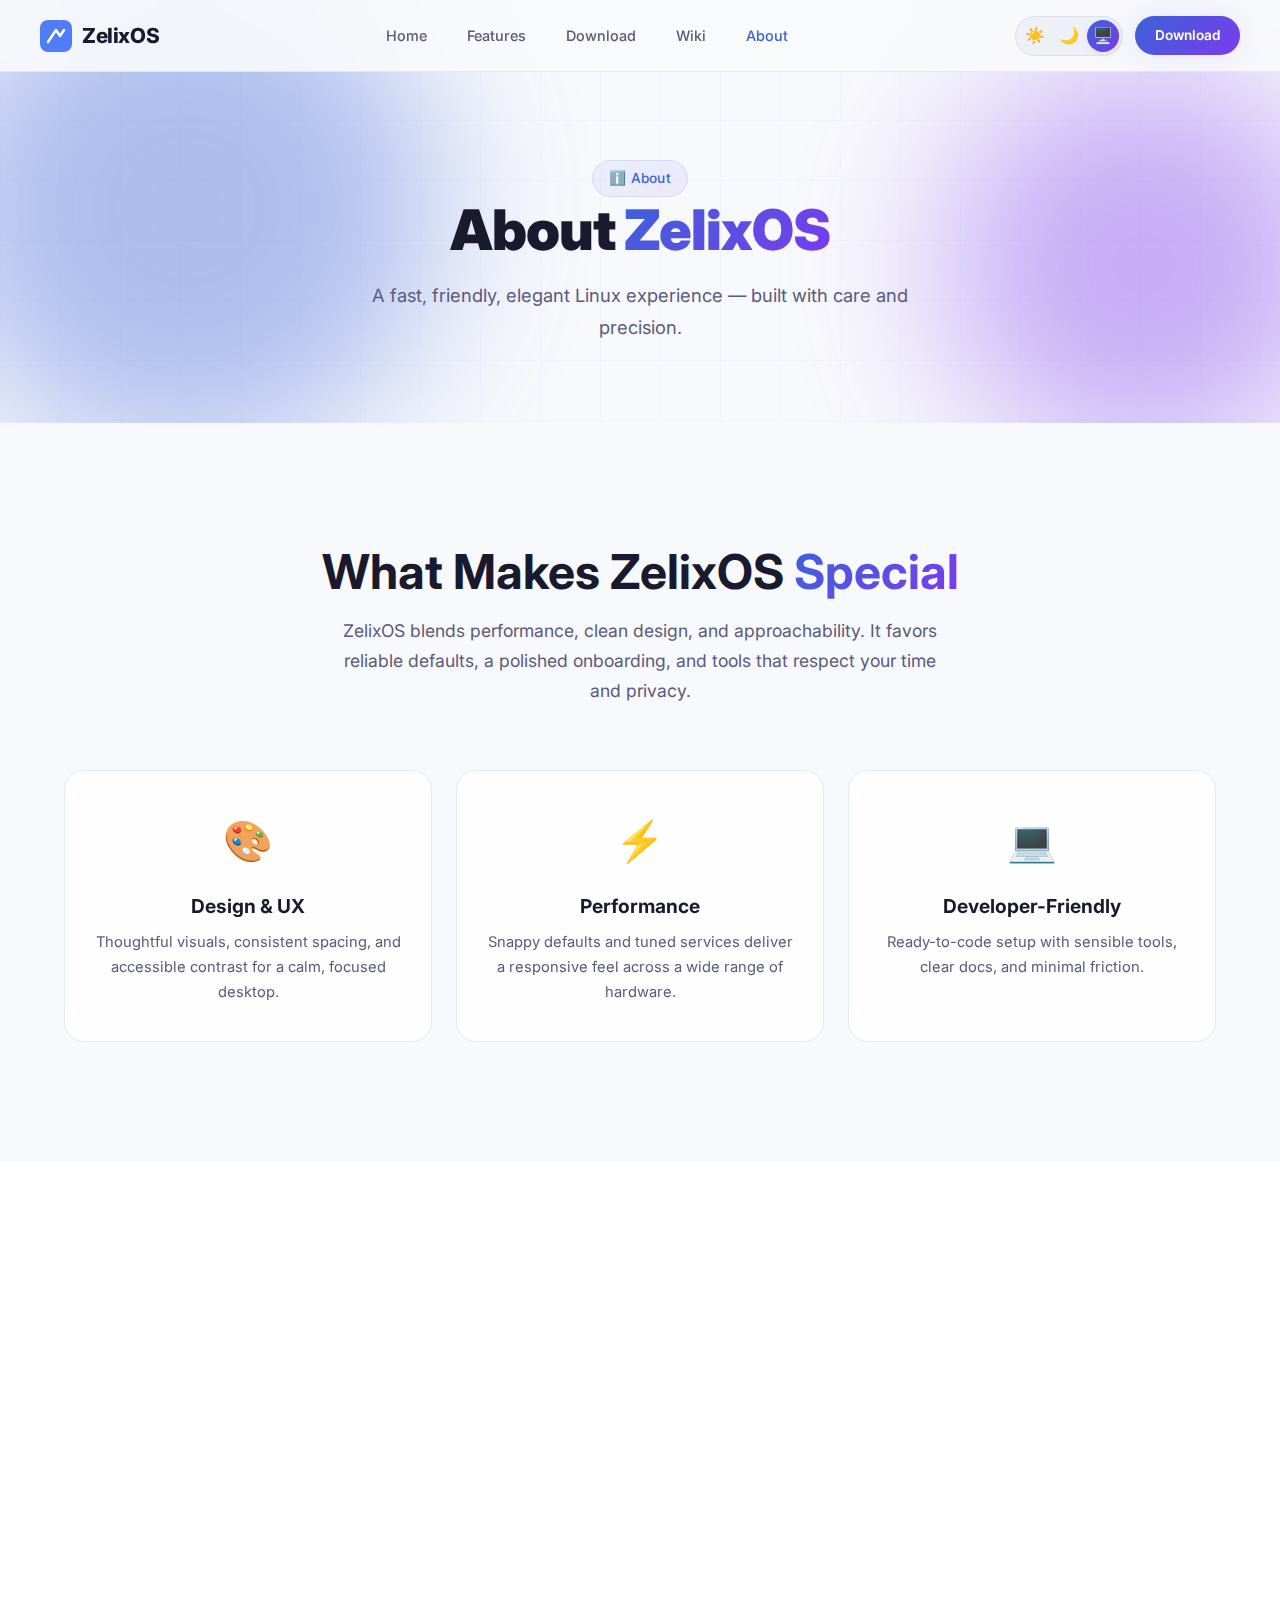
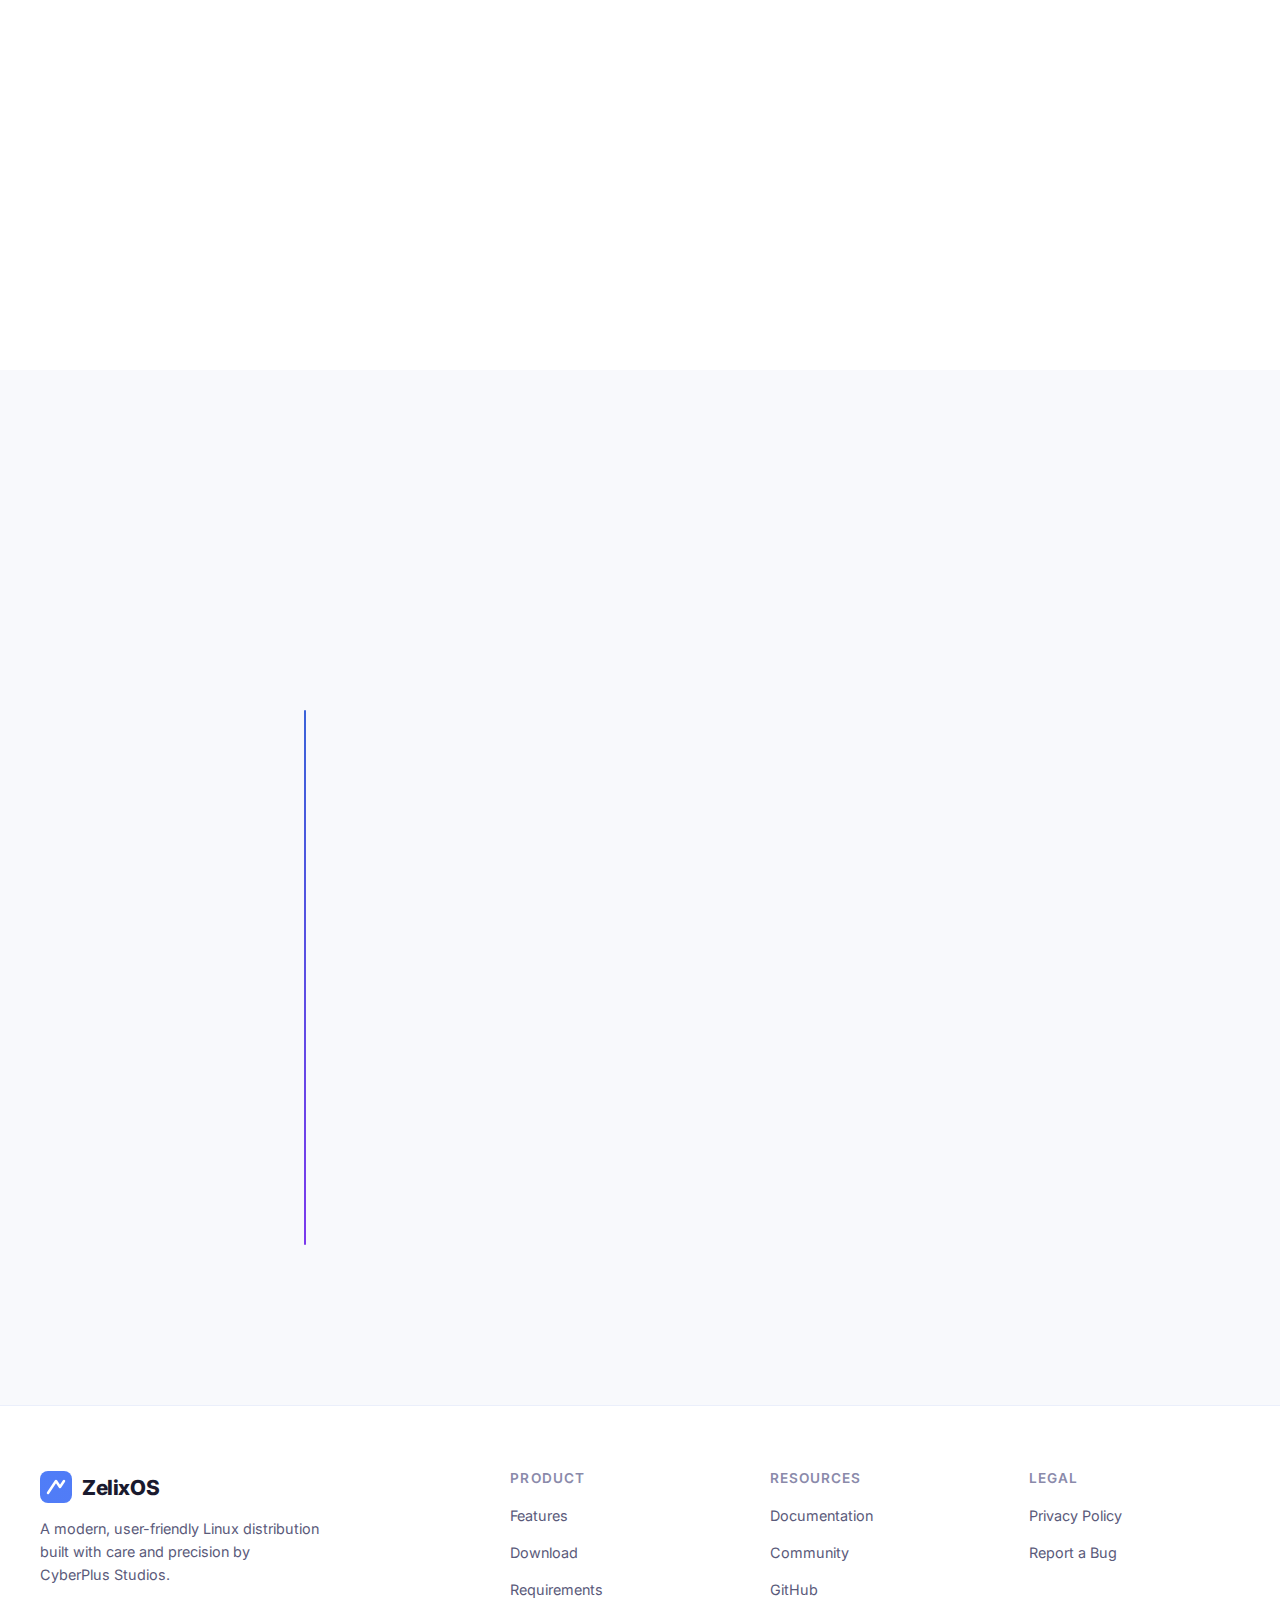
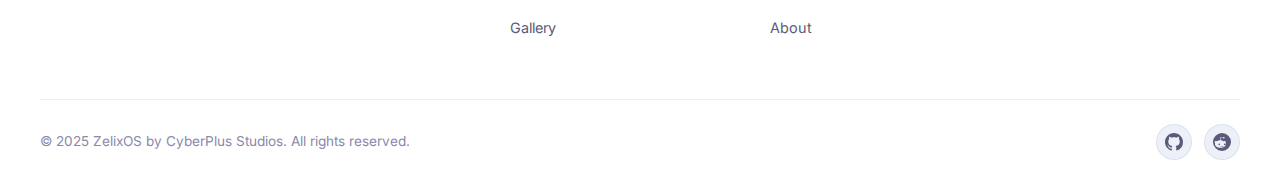
<file: about.html>
<!DOCTYPE html>
<html lang="en" data-theme="dark">

<head>
    <meta charset="UTF-8">
    <meta name="viewport" content="width=device-width, initial-scale=1.0">
    <title>About — ZelixOS</title>
    <meta name="description" content="Learn about ZelixOS, the people behind it, and the journey so far.">
    <link rel="stylesheet" href="styles.css">
    <script src="theme.js"></script>
</head>

<body>

    <!-- ═══ NAVBAR ═══ -->
    <nav class="navbar" id="navbar">
        <div class="nav-inner">
            <a href="index.html" class="nav-brand">
                <svg viewBox="0 0 32 32" fill="none" xmlns="http://www.w3.org/2000/svg">
                    <rect width="32" height="32" rx="8" fill="url(#logo-grad)" />
                    <path d="M8 22L16 10L20 16L24 10" stroke="white" stroke-width="2.5" stroke-linecap="round"
                        stroke-linejoin="round" />
                    <defs>
                        <linearGradient id="logo-grad" x1="0" y1="0" x2="32" y2="32">
                            <stop stop-color="#4F7DF7" />
                            <stop offset="1" stop-color="#8B5CF6" />
                        </linearGradient>
                    </defs>
                </svg>
                ZelixOS
            </a>

            <ul class="nav-links" id="navLinks">
                <li><a href="index.html">Home</a></li>
                <li><a href="index.html#features">Features</a></li>
                <li><a href="download.html">Download</a></li>
                <li><a href="wiki.html">Wiki</a></li>
                <li><a href="about.html" class="active">About</a></li>
            </ul>

            <div class="nav-actions">
                <div class="theme-toggle" id="themeToggle">
                    <button data-theme="light" title="Light mode" aria-label="Light mode">☀️</button>
                    <button data-theme="dark" title="Dark mode" aria-label="Dark mode">🌙</button>
                    <button data-theme="system" title="System default" aria-label="System default">🖥️</button>
                </div>
                <a href="download.html" class="btn btn-primary btn-nav">Download</a>
                <button class="hamburger" id="hamburger" aria-label="Toggle menu">
                    <span></span><span></span><span></span>
                </button>
            </div>
        </div>
    </nav>

    <!-- ═══ PAGE HERO ═══ -->
    <section class="page-hero">
        <div class="hero-bg">
            <div class="orb orb-1"></div>
            <div class="orb orb-2"></div>
        </div>
        <div class="hero-grid"></div>
        <div class="page-hero-content">
            <span class="badge">ℹ️ About</span>
            <h1>About <span class="gradient-text">ZelixOS</span></h1>
            <p>A fast, friendly, elegant Linux experience — built with care and precision.</p>
        </div>
    </section>

    <!-- ═══ ABOUT THE OS ═══ -->
    <section class="section-padding" id="about-os">
        <div class="container">
            <div class="section-header reveal">
                <h2>What Makes ZelixOS <span class="gradient-text">Special</span></h2>
                <p>ZelixOS blends performance, clean design, and approachability. It favors reliable defaults, a
                    polished onboarding, and tools that respect your time and privacy.</p>
            </div>

            <div class="about-cards">
                <div class="about-card reveal reveal-delay-1">
                    <div class="about-icon">🎨</div>
                    <h3>Design &amp; UX</h3>
                    <p>Thoughtful visuals, consistent spacing, and accessible contrast for a calm, focused desktop.</p>
                </div>
                <div class="about-card reveal reveal-delay-2">
                    <div class="about-icon">⚡</div>
                    <h3>Performance</h3>
                    <p>Snappy defaults and tuned services deliver a responsive feel across a wide range of hardware.</p>
                </div>
                <div class="about-card reveal reveal-delay-3">
                    <div class="about-icon">💻</div>
                    <h3>Developer-Friendly</h3>
                    <p>Ready-to-code setup with sensible tools, clear docs, and minimal friction.</p>
                </div>
            </div>
        </div>
    </section>

    <!-- ═══ TEAM ═══ -->
    <section class="section-padding" style="background: var(--bg-secondary);">
        <div class="container">
            <div class="section-header reveal">
                <span class="badge">👥 Team</span>
                <h2>Meet the <span class="gradient-text">People</span> Behind ZelixOS</h2>
                <p>Everything you see here was built by Muhammed Yasir Peker. Special thanks to Mustafa Peker for
                    financial support.</p>
            </div>

            <div class="team-grid">
                <div class="team-card reveal reveal-delay-1">
                    <div class="team-avatar">MY</div>
                    <h3>Muhammed Yasir Peker</h3>
                    <p class="team-role">Founder &amp; Developer</p>
                    <p>Design system, installer, defaults, tooling, docs — Made by Yasir Peker himself.</p>
                </div>
                <div class="team-card reveal reveal-delay-2">
                    <div class="team-avatar">MP</div>
                    <h3>Mustafa Peker</h3>
                    <p class="team-role">Financial Supporter</p>
                    <p>Financial support that provides sustainability and momentum to the project.</p>
                </div>
            </div>
        </div>
    </section>

    <!-- ═══ TIMELINE ═══ -->
    <section class="section-padding">
        <div class="container">
            <div class="section-header reveal">
                <span class="badge">📅 Story</span>
                <h2>The ZelixOS <span class="gradient-text">Journey</span></h2>
                <p>A few milestones on the road so far.</p>
            </div>

            <div class="timeline">
                <div class="timeline-item reveal reveal-delay-1">
                    <h3>🧱 Project Foundations</h3>
                    <p>First prototypes, theming system, installer experiments.</p>
                </div>
                <div class="timeline-item reveal reveal-delay-2">
                    <h3>✨ Desktop Polish</h3>
                    <p>Welcome app, defaults tuning, backup utility drafts.</p>
                </div>
                <div class="timeline-item reveal reveal-delay-3">
                    <h3>🌍 Public Preview</h3>
                    <p>Docs refresh, simplified ISO, early community feedback.</p>
                </div>
                <div class="timeline-item reveal reveal-delay-4">
                    <h3>🚀 Next Steps</h3>
                    <p>Stability push, translation drive, developer tooling roadmap.</p>
                </div>
            </div>
        </div>
    </section>

    <!-- ═══ FOOTER ═══ -->
    <footer class="footer">
        <div class="footer-grid">
            <div class="footer-brand">
                <a href="index.html" class="nav-brand">
                    <svg viewBox="0 0 32 32" fill="none" xmlns="http://www.w3.org/2000/svg" width="28" height="28">
                        <rect width="32" height="32" rx="8" fill="url(#logo-grad2)" />
                        <path d="M8 22L16 10L20 16L24 10" stroke="white" stroke-width="2.5" stroke-linecap="round"
                            stroke-linejoin="round" />
                        <defs>
                            <linearGradient id="logo-grad2" x1="0" y1="0" x2="32" y2="32">
                                <stop stop-color="#4F7DF7" />
                                <stop offset="1" stop-color="#8B5CF6" />
                            </linearGradient>
                        </defs>
                    </svg>
                    ZelixOS
                </a>
                <p>A modern, user-friendly Linux distribution built with care and precision by CyberPlus Studios.</p>
            </div>
            <div class="footer-col">
                <h4>Product</h4>
                <ul>
                    <li><a href="index.html#features">Features</a></li>
                    <li><a href="download.html">Download</a></li>
                    <li><a href="index.html#specs">Requirements</a></li>
                    <li><a href="index.html#gallery">Gallery</a></li>
                </ul>
            </div>
            <div class="footer-col">
                <h4>Resources</h4>
                <ul>
                    <li><a href="wiki.html">Documentation</a></li>
                    <li><a href="https://www.reddit.com/r/ZelixOS/" target="_blank" rel="noopener">Community</a></li>
                    <li><a href="https://github.com/yasirpeker1212/zelixos/" target="_blank" rel="noopener">GitHub</a>
                    </li>
                    <li><a href="about.html">About</a></li>
                </ul>
            </div>
            <div class="footer-col">
                <h4>Legal</h4>
                <ul>
                    <li><a href="pp.html">Privacy Policy</a></li>
                    <li><a href="br.html">Report a Bug</a></li>
                </ul>
            </div>
        </div>
        <div class="footer-bottom">
            <p>© 2025 ZelixOS by CyberPlus Studios. All rights reserved.</p>
            <div class="footer-social">
                <a href="https://github.com/yasirpeker1212/zelixos/" target="_blank" rel="noopener" title="GitHub"
                    aria-label="GitHub">
                    <svg width="18" height="18" viewBox="0 0 24 24" fill="currentColor">
                        <path
                            d="M12 0C5.37 0 0 5.37 0 12c0 5.31 3.435 9.795 8.205 11.385.6.105.825-.255.825-.57 0-.285-.015-1.23-.015-2.235-3.015.555-3.795-.735-4.035-1.41-.135-.345-.72-1.41-1.23-1.695-.42-.225-1.02-.78-.015-.795.945-.015 1.62.87 1.845 1.23 1.08 1.815 2.805 1.305 3.495.99.105-.78.42-1.305.765-1.605-2.67-.3-5.46-1.335-5.46-5.925 0-1.305.465-2.385 1.23-3.225-.12-.3-.54-1.53.12-3.18 0 0 1.005-.315 3.3 1.23.96-.27 1.98-.405 3-.405s2.04.135 3 .405c2.295-1.56 3.3-1.23 3.3-1.23.66 1.65.24 2.88.12 3.18.765.84 1.23 1.905 1.23 3.225 0 4.605-2.805 5.625-5.475 5.925.435.375.81 1.095.81 2.22 0 1.605-.015 2.895-.015 3.3 0 .315.225.69.825.57A12.02 12.02 0 0024 12c0-6.63-5.37-12-12-12z" />
                    </svg>
                </a>
                <a href="https://www.reddit.com/r/ZelixOS/" target="_blank" rel="noopener" title="Reddit"
                    aria-label="Reddit">
                    <svg width="18" height="18" viewBox="0 0 24 24" fill="currentColor">
                        <path
                            d="M12 0A12 12 0 000 12a12 12 0 0024 0A12 12 0 0012 0zm5.01 13.38c.15.36.23.75.23 1.14 0 2.82-3.28 5.1-7.32 5.1s-7.32-2.28-7.32-5.1c0-.4.08-.78.23-1.14a1.52 1.52 0 01-.65-1.25c0-.84.68-1.52 1.52-1.52.39 0 .74.15 1.01.39a9.1 9.1 0 014.59-1.41l.88-4.12a.31.31 0 01.37-.24l2.91.62a1.07 1.07 0 012.01.49 1.07 1.07 0 01-2.08.34l-2.56-.55-.78 3.65a9.06 9.06 0 014.5 1.4c.27-.25.63-.4 1.03-.4.84 0 1.52.68 1.52 1.52 0 .51-.26.97-.66 1.25zM8.28 14.12a1.07 1.07 0 100 2.14 1.07 1.07 0 000-2.14zm7.44 0a1.07 1.07 0 100 2.14 1.07 1.07 0 000-2.14zm-5.87 3.63c.18.18 1.03.72 2.15.72s1.97-.54 2.15-.72a.32.32 0 000-.45.32.32 0 00-.45 0c-.02.02-.72.48-1.7.48s-1.68-.46-1.7-.48a.32.32 0 00-.45 0 .32.32 0 000 .45z" />
                    </svg>
                </a>
            </div>
        </div>
    </footer>

    <script src="animations.js"></script>
</body>

</html>
</file>
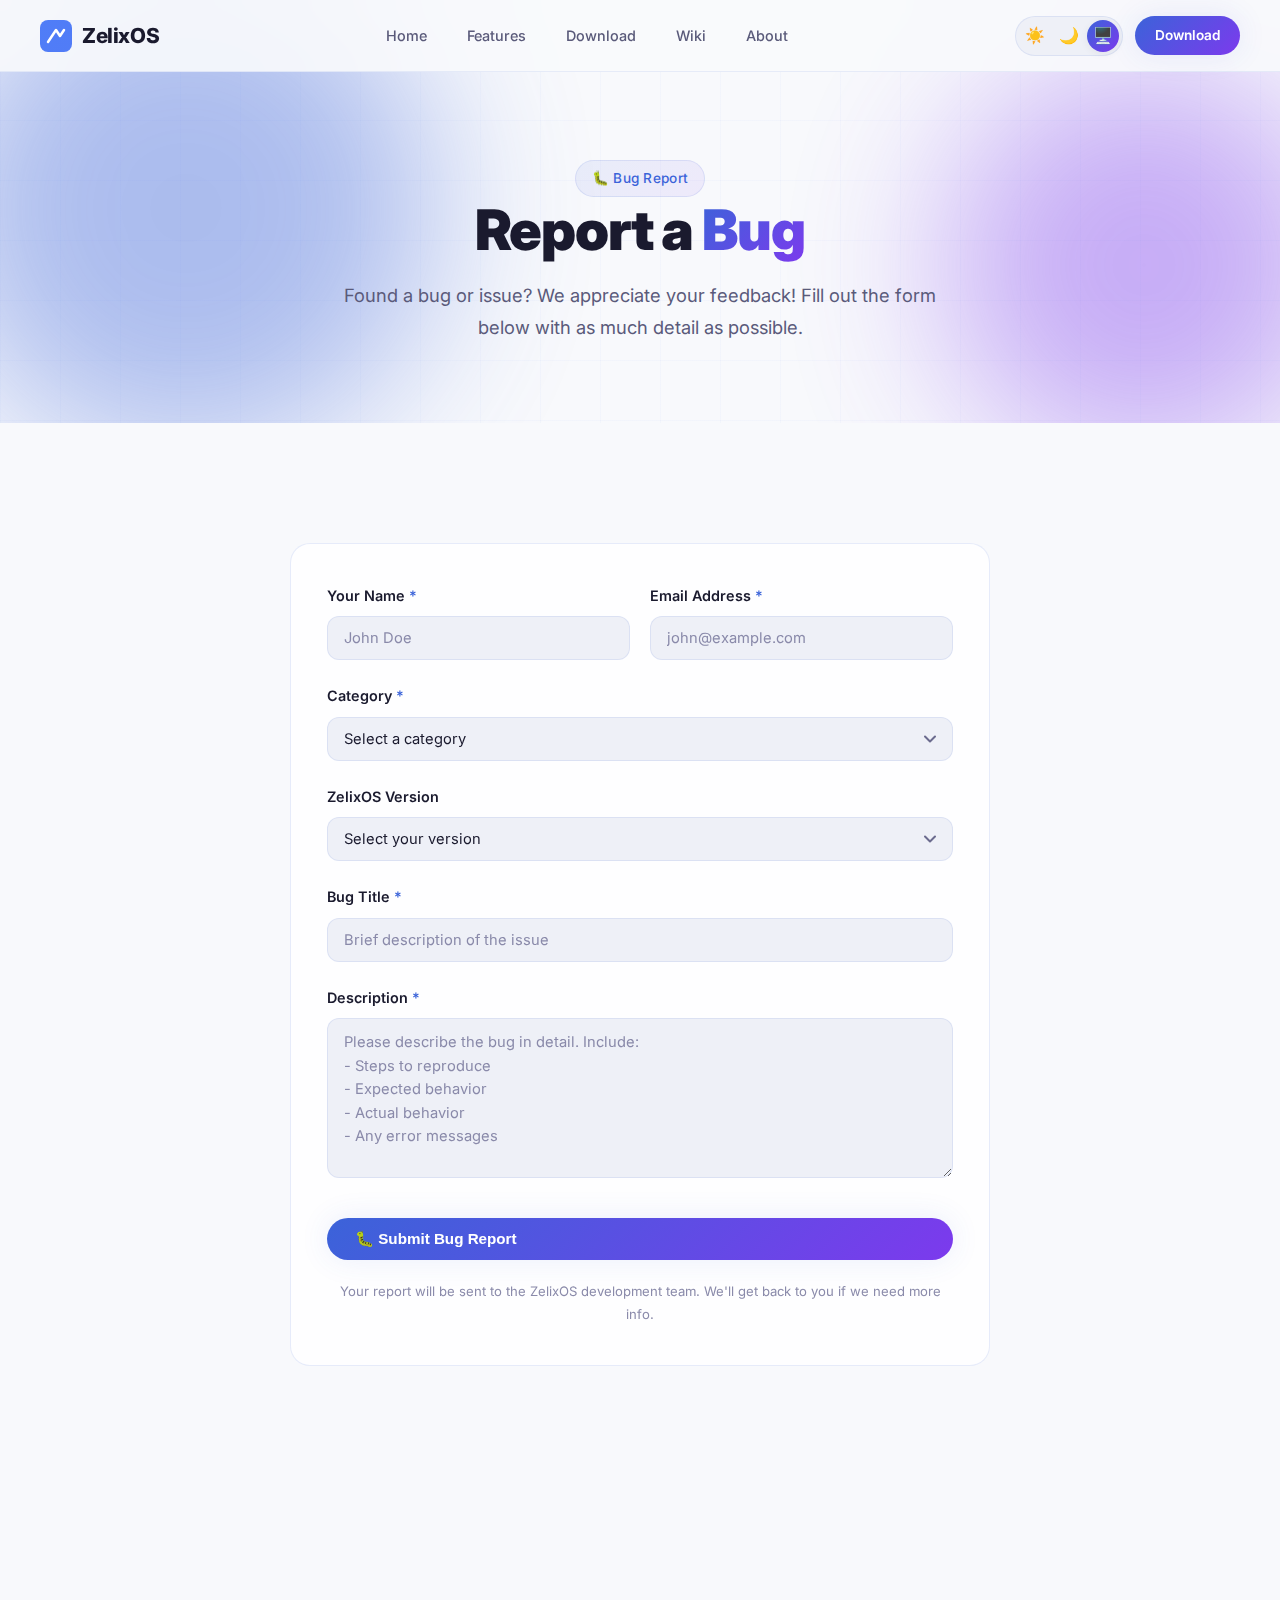
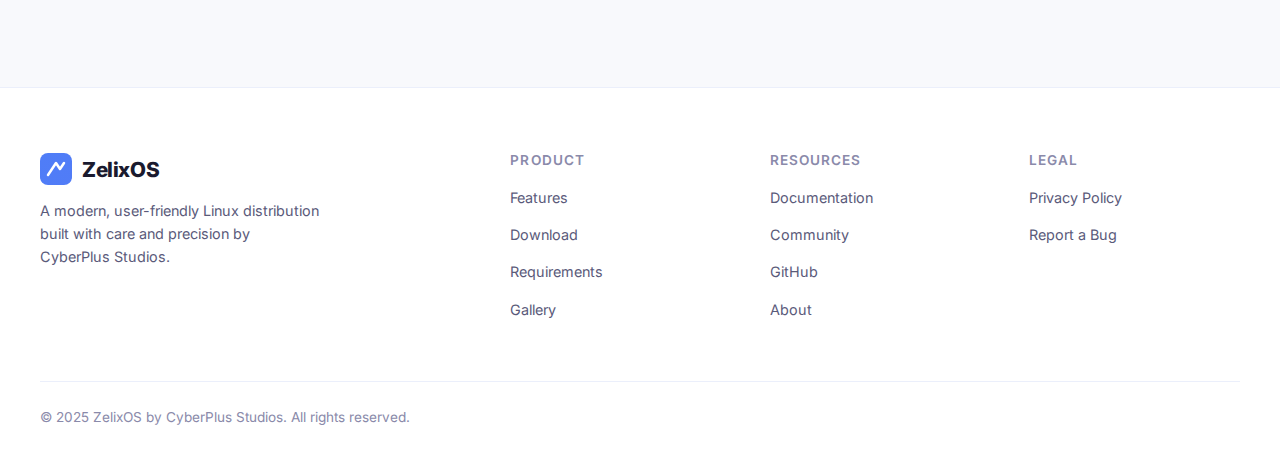
<file: br.html>
<!DOCTYPE html>
<html lang="en" data-theme="dark">

<head>
    <meta charset="UTF-8">
    <meta name="viewport" content="width=device-width, initial-scale=1.0">
    <title>Report a Bug — ZelixOS</title>
    <meta name="description" content="Found a bug in ZelixOS? Help us improve by reporting it.">
    <link rel="stylesheet" href="styles.css">
    <script src="theme.js"></script>
    <style>
        .bug-form-container {
            max-width: 700px;
            margin: 0 auto;
        }

        .bug-form {
            background: var(--bg-card);
            border: 1px solid var(--border-card);
            border-radius: var(--radius-lg);
            padding: 40px 36px;
            backdrop-filter: blur(10px);
        }

        .form-group {
            margin-bottom: 24px;
        }

        .form-group label {
            display: block;
            font-size: 0.9rem;
            font-weight: 600;
            color: var(--text-primary);
            margin-bottom: 8px;
        }

        .form-group label span {
            color: var(--brand-blue);
        }

        .form-input,
        .form-textarea,
        .form-select {
            width: 100%;
            padding: 12px 16px;
            background: var(--bg-tertiary);
            border: 1px solid var(--border-subtle);
            border-radius: var(--radius-md);
            color: var(--text-primary);
            font-family: 'Inter', sans-serif;
            font-size: 0.92rem;
            transition: border-color 0.3s ease, box-shadow 0.3s ease;
            outline: none;
        }

        .form-input:focus,
        .form-textarea:focus,
        .form-select:focus {
            border-color: var(--brand-blue);
            box-shadow: 0 0 0 3px rgba(79, 125, 247, 0.15);
        }

        .form-input::placeholder,
        .form-textarea::placeholder {
            color: var(--text-tertiary);
        }

        .form-textarea {
            min-height: 160px;
            resize: vertical;
            line-height: 1.6;
        }

        .form-select {
            cursor: pointer;
            appearance: none;
            background-image: url("data:image/svg+xml,%3Csvg width='12' height='8' viewBox='0 0 12 8' fill='none' xmlns='http://www.w3.org/2000/svg'%3E%3Cpath d='M1 1.5L6 6.5L11 1.5' stroke='%236B6B8E' stroke-width='2' stroke-linecap='round' stroke-linejoin='round'/%3E%3C/svg%3E");
            background-repeat: no-repeat;
            background-position: right 16px center;
            padding-right: 40px;
        }

        .form-select option {
            background: var(--bg-secondary);
            color: var(--text-primary);
        }

        .form-row {
            display: grid;
            grid-template-columns: 1fr 1fr;
            gap: 20px;
        }

        .form-submit {
            width: 100%;
            margin-top: 8px;
        }

        .form-note {
            text-align: center;
            margin-top: 20px;
            color: var(--text-tertiary);
            font-size: 0.82rem;
        }

        .alt-report {
            max-width: 700px;
            margin: 32px auto 0;
            background: var(--bg-card);
            border: 1px solid var(--border-card);
            border-radius: var(--radius-lg);
            padding: 28px 32px;
            text-align: center;
        }

        .alt-report h3 {
            font-size: 1.1rem;
            margin-bottom: 8px;
        }

        .alt-report p {
            color: var(--text-secondary);
            font-size: 0.9rem;
            margin-bottom: 16px;
        }

        @media (max-width: 640px) {
            .form-row {
                grid-template-columns: 1fr;
            }

            .bug-form {
                padding: 28px 20px;
            }
        }
    </style>
</head>

<body>

    <!-- ═══ NAVBAR ═══ -->
    <nav class="navbar" id="navbar">
        <div class="nav-inner">
            <a href="index.html" class="nav-brand">
                <svg viewBox="0 0 32 32" fill="none" xmlns="http://www.w3.org/2000/svg">
                    <rect width="32" height="32" rx="8" fill="url(#logo-grad)" />
                    <path d="M8 22L16 10L20 16L24 10" stroke="white" stroke-width="2.5" stroke-linecap="round"
                        stroke-linejoin="round" />
                    <defs>
                        <linearGradient id="logo-grad" x1="0" y1="0" x2="32" y2="32">
                            <stop stop-color="#4F7DF7" />
                            <stop offset="1" stop-color="#8B5CF6" />
                        </linearGradient>
                    </defs>
                </svg>
                ZelixOS
            </a>
            <ul class="nav-links" id="navLinks">
                <li><a href="index.html">Home</a></li>
                <li><a href="index.html#features">Features</a></li>
                <li><a href="download.html">Download</a></li>
                <li><a href="wiki.html">Wiki</a></li>
                <li><a href="about.html">About</a></li>
            </ul>
            <div class="nav-actions">
                <div class="theme-toggle" id="themeToggle">
                    <button data-theme="light" title="Light mode" aria-label="Light mode">☀️</button>
                    <button data-theme="dark" title="Dark mode" aria-label="Dark mode">🌙</button>
                    <button data-theme="system" title="System default" aria-label="System default">🖥️</button>
                </div>
                <a href="download.html" class="btn btn-primary btn-nav">Download</a>
                <button class="hamburger" id="hamburger" aria-label="Toggle menu">
                    <span></span><span></span><span></span>
                </button>
            </div>
        </div>
    </nav>

    <!-- ═══ PAGE HERO ═══ -->
    <section class="page-hero">
        <div class="hero-bg">
            <div class="orb orb-1"></div>
            <div class="orb orb-2"></div>
        </div>
        <div class="hero-grid"></div>
        <div class="page-hero-content">
            <span class="badge">🐛 Bug Report</span>
            <h1>Report a <span class="gradient-text">Bug</span></h1>
            <p>Found a bug or issue? We appreciate your feedback! Fill out the form below with as much detail as
                possible.</p>
        </div>
    </section>

    <!-- ═══ BUG REPORT FORM ═══ -->
    <section class="section-padding">
        <div class="container">
            <div class="bug-form-container">
                <form class="bug-form reveal" id="bugForm" onsubmit="return handleBugSubmit(event)">

                    <div class="form-row">
                        <div class="form-group">
                            <label for="bugName">Your Name <span>*</span></label>
                            <input type="text" id="bugName" class="form-input" placeholder="John Doe" required>
                        </div>
                        <div class="form-group">
                            <label for="bugEmail">Email Address <span>*</span></label>
                            <input type="email" id="bugEmail" class="form-input" placeholder="john@example.com"
                                required>
                        </div>
                    </div>

                    <div class="form-group">
                        <label for="bugCategory">Category <span>*</span></label>
                        <select id="bugCategory" class="form-select" required>
                            <option value="" disabled selected>Select a category</option>
                            <option value="installation">Installation</option>
                            <option value="desktop">Desktop Environment</option>
                            <option value="apps">Applications</option>
                            <option value="performance">Performance</option>
                            <option value="networking">Networking</option>
                            <option value="display">Display / Graphics</option>
                            <option value="audio">Audio</option>
                            <option value="zelix-tools">Zelix Tools</option>
                            <option value="other">Other</option>
                        </select>
                    </div>

                    <div class="form-group">
                        <label for="bugVersion">ZelixOS Version</label>
                        <select id="bugVersion" class="form-select">
                            <option value="" disabled selected>Select your version</option>
                            <option value="0.4">ZelixOS 0.4 (Latest)</option>
                            <option value="0.3">ZelixOS 0.3</option>
                            <option value="0.2">ZelixOS 0.2</option>
                            <option value="minimal">ZelixOS Minimal Edition</option>
                        </select>
                    </div>

                    <div class="form-group">
                        <label for="bugTitle">Bug Title <span>*</span></label>
                        <input type="text" id="bugTitle" class="form-input" placeholder="Brief description of the issue"
                            required>
                    </div>

                    <div class="form-group">
                        <label for="bugDescription">Description <span>*</span></label>
                        <textarea id="bugDescription" class="form-textarea"
                            placeholder="Please describe the bug in detail. Include:&#10;- Steps to reproduce&#10;- Expected behavior&#10;- Actual behavior&#10;- Any error messages"
                            required></textarea>
                    </div>

                    <button type="submit" class="btn btn-primary form-submit">
                        🐛 Submit Bug Report
                    </button>

                    <p class="form-note">Your report will be sent to the ZelixOS development team. We'll get back to you
                        if we need more info.</p>
                </form>

                <div class="alt-report reveal">
                    <h3>Prefer GitHub?</h3>
                    <p>You can also report bugs directly on our GitHub repository.</p>
                    <a href="https://github.com/yasirpeker1212/zelixos/issues" target="_blank" rel="noopener"
                        class="btn btn-secondary btn-sm">
                        Open GitHub Issues →
                    </a>
                </div>
            </div>
        </div>
    </section>

    <!-- ═══ FOOTER ═══ -->
    <footer class="footer">
        <div class="footer-grid">
            <div class="footer-brand">
                <a href="index.html" class="nav-brand">
                    <svg viewBox="0 0 32 32" fill="none" xmlns="http://www.w3.org/2000/svg" width="28" height="28">
                        <rect width="32" height="32" rx="8" fill="url(#logo-grad2)" />
                        <path d="M8 22L16 10L20 16L24 10" stroke="white" stroke-width="2.5" stroke-linecap="round"
                            stroke-linejoin="round" />
                        <defs>
                            <linearGradient id="logo-grad2" x1="0" y1="0" x2="32" y2="32">
                                <stop stop-color="#4F7DF7" />
                                <stop offset="1" stop-color="#8B5CF6" />
                            </linearGradient>
                        </defs>
                    </svg>
                    ZelixOS
                </a>
                <p>A modern, user-friendly Linux distribution built with care and precision by CyberPlus Studios.</p>
            </div>
            <div class="footer-col">
                <h4>Product</h4>
                <ul>
                    <li><a href="index.html#features">Features</a></li>
                    <li><a href="download.html">Download</a></li>
                    <li><a href="index.html#specs">Requirements</a></li>
                    <li><a href="index.html#gallery">Gallery</a></li>
                </ul>
            </div>
            <div class="footer-col">
                <h4>Resources</h4>
                <ul>
                    <li><a href="wiki.html">Documentation</a></li>
                    <li><a href="https://www.reddit.com/r/ZelixOS/" target="_blank" rel="noopener">Community</a></li>
                    <li><a href="https://github.com/yasirpeker1212/zelixos/" target="_blank" rel="noopener">GitHub</a>
                    </li>
                    <li><a href="about.html">About</a></li>
                </ul>
            </div>
            <div class="footer-col">
                <h4>Legal</h4>
                <ul>
                    <li><a href="pp.html">Privacy Policy</a></li>
                    <li><a href="br.html">Report a Bug</a></li>
                </ul>
            </div>
        </div>
        <div class="footer-bottom">
            <p>© 2025 ZelixOS by CyberPlus Studios. All rights reserved.</p>
        </div>
    </footer>

    <script src="animations.js"></script>
    <script>
        function handleBugSubmit(e) {
            e.preventDefault();
            const name = document.getElementById('bugName').value;
            const email = document.getElementById('bugEmail').value;
            const category = document.getElementById('bugCategory').value;
            const version = document.getElementById('bugVersion').value;
            const title = document.getElementById('bugTitle').value;
            const description = document.getElementById('bugDescription').value;

            // Compose mailto link
            const subject = encodeURIComponent(`[Bug Report] ${title}`);
            const body = encodeURIComponent(
                `Name: ${name}\nEmail: ${email}\nCategory: ${category}\nVersion: ${version || 'Not specified'}\n\n${description}`
            );
            window.location.href = `mailto:yasirzengin10@gmail.com?subject=${subject}&body=${body}`;
            return false;
        }
    </script>
</body>

</html>
</file>
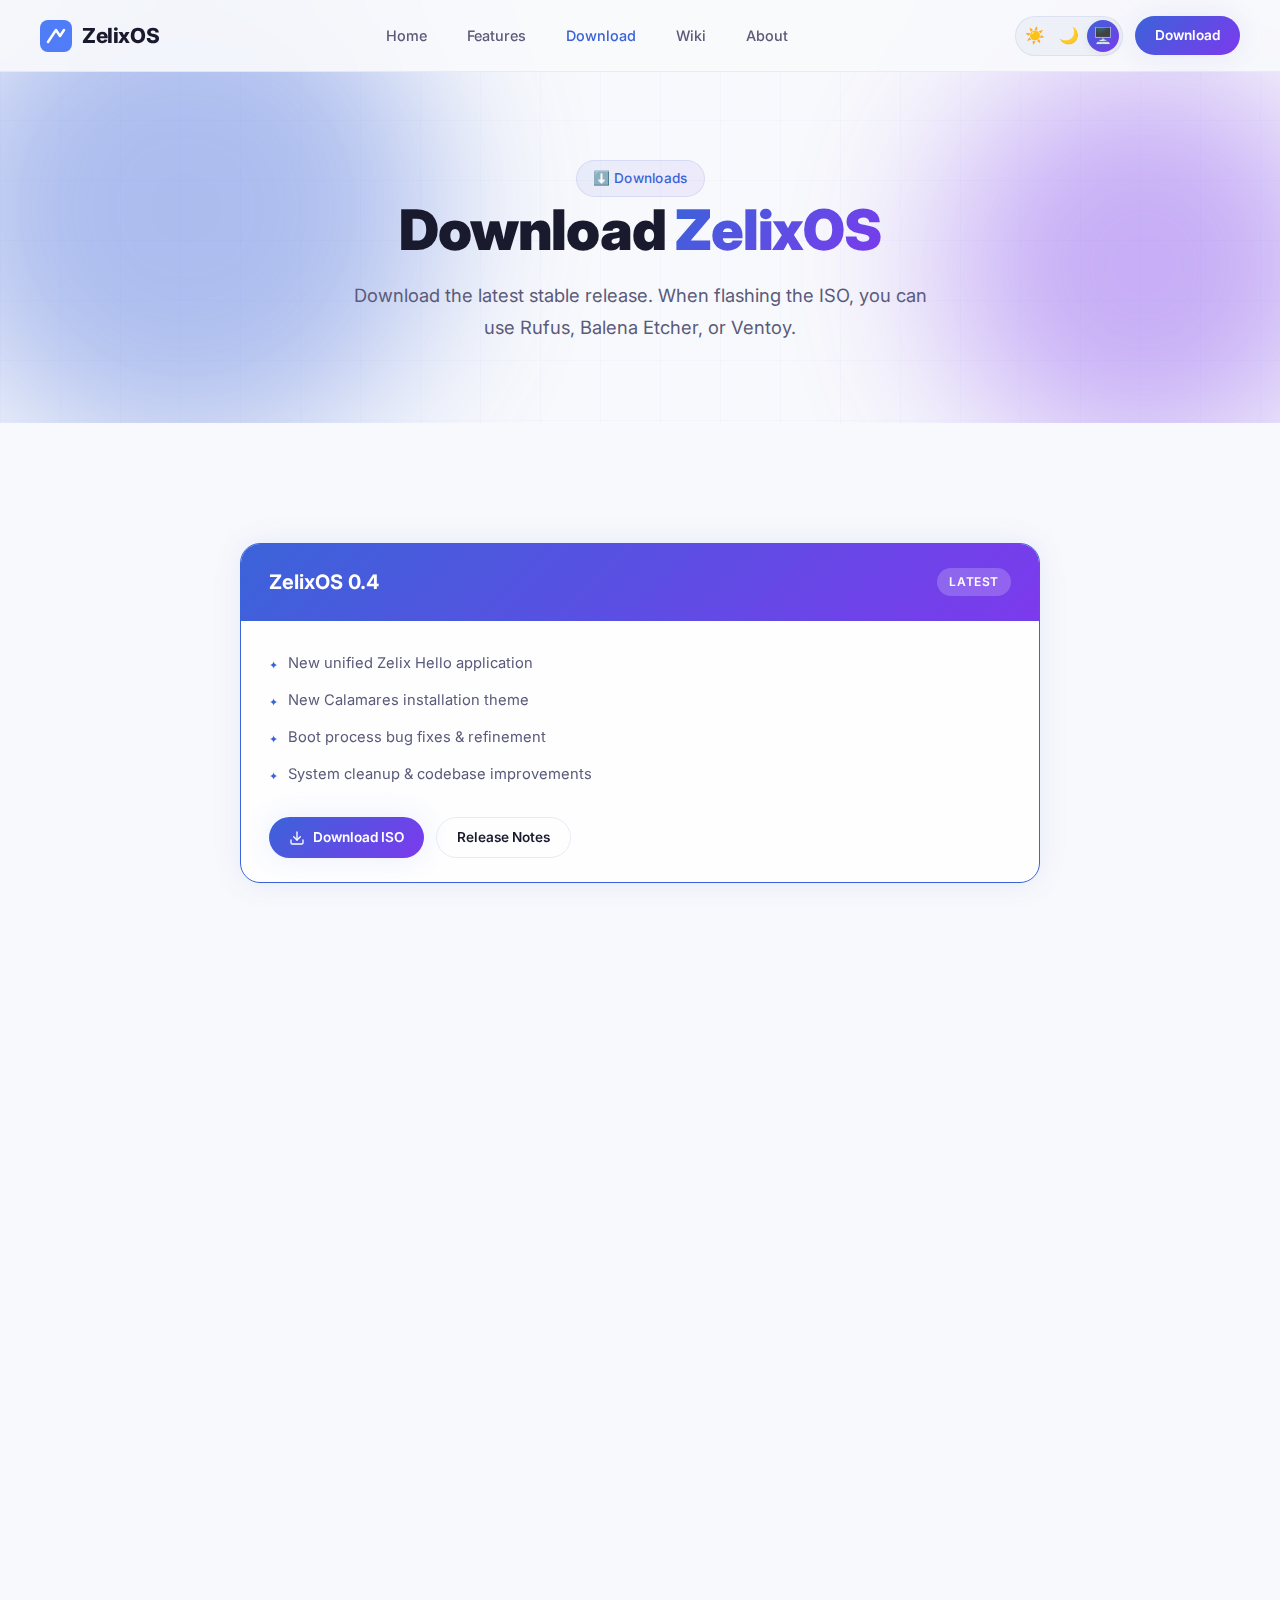
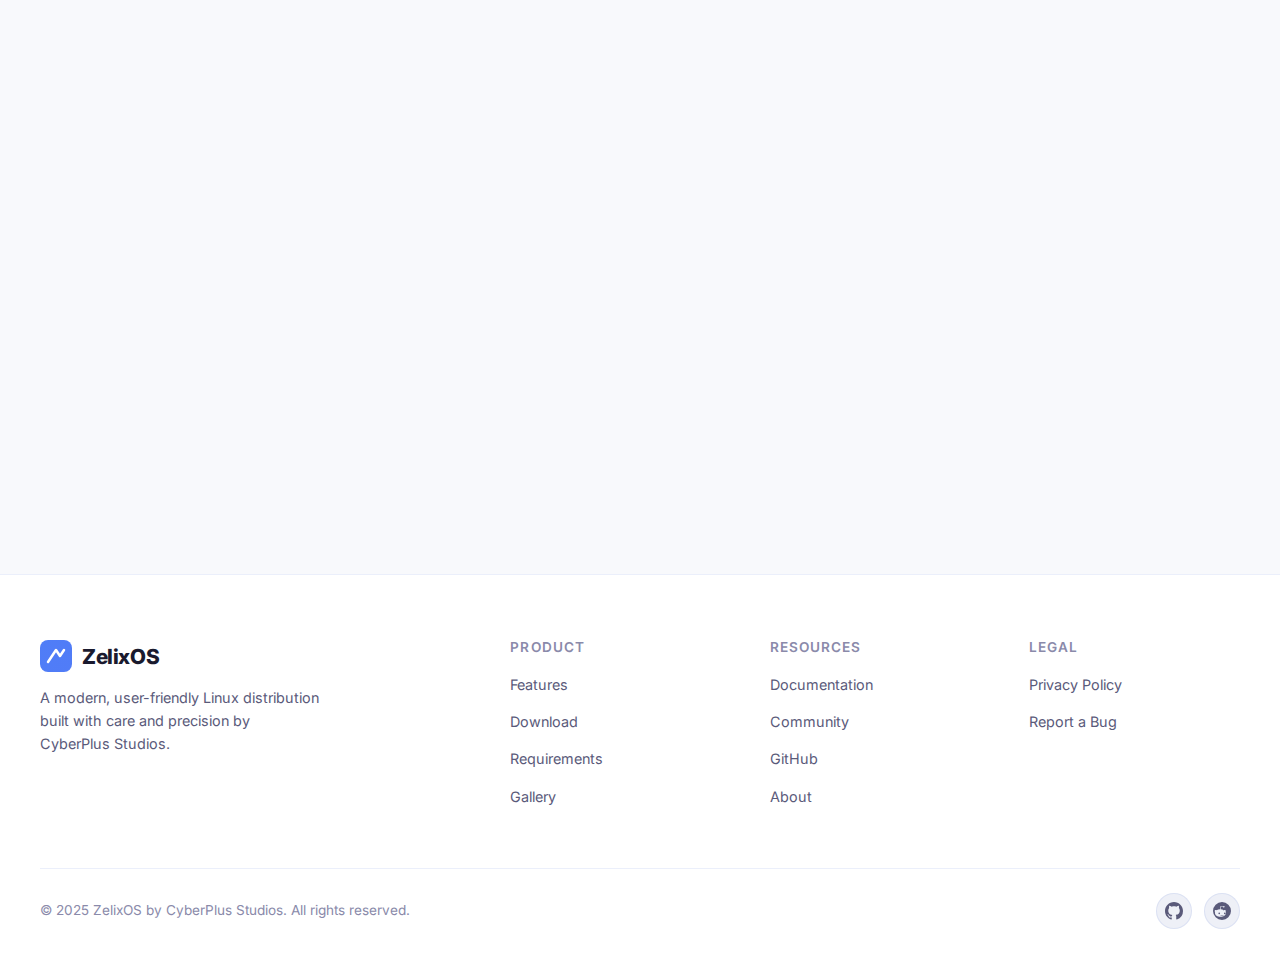
<file: download.html>
<!DOCTYPE html>
<html lang="en" data-theme="dark">

<head>
    <meta charset="UTF-8">
    <meta name="viewport" content="width=device-width, initial-scale=1.0">
    <title>Downloads — ZelixOS</title>
    <meta name="description"
        content="Download the latest stable release of ZelixOS. Available in standard and minimal editions.">
    <link rel="stylesheet" href="styles.css">
    <script src="theme.js"></script>
</head>

<body>

    <!-- ═══ NAVBAR ═══ -->
    <nav class="navbar" id="navbar">
        <div class="nav-inner">
            <a href="index.html" class="nav-brand">
                <svg viewBox="0 0 32 32" fill="none" xmlns="http://www.w3.org/2000/svg">
                    <rect width="32" height="32" rx="8" fill="url(#logo-grad)" />
                    <path d="M8 22L16 10L20 16L24 10" stroke="white" stroke-width="2.5" stroke-linecap="round"
                        stroke-linejoin="round" />
                    <defs>
                        <linearGradient id="logo-grad" x1="0" y1="0" x2="32" y2="32">
                            <stop stop-color="#4F7DF7" />
                            <stop offset="1" stop-color="#8B5CF6" />
                        </linearGradient>
                    </defs>
                </svg>
                ZelixOS
            </a>

            <ul class="nav-links" id="navLinks">
                <li><a href="index.html">Home</a></li>
                <li><a href="index.html#features">Features</a></li>
                <li><a href="download.html" class="active">Download</a></li>
                <li><a href="wiki.html">Wiki</a></li>
                <li><a href="about.html">About</a></li>
            </ul>

            <div class="nav-actions">
                <div class="theme-toggle" id="themeToggle">
                    <button data-theme="light" title="Light mode" aria-label="Light mode">☀️</button>
                    <button data-theme="dark" title="Dark mode" aria-label="Dark mode">🌙</button>
                    <button data-theme="system" title="System default" aria-label="System default">🖥️</button>
                </div>
                <a href="download.html" class="btn btn-primary btn-nav">Download</a>
                <button class="hamburger" id="hamburger" aria-label="Toggle menu">
                    <span></span><span></span><span></span>
                </button>
            </div>
        </div>
    </nav>

    <!-- ═══ PAGE HERO ═══ -->
    <section class="page-hero">
        <div class="hero-bg">
            <div class="orb orb-1"></div>
            <div class="orb orb-2"></div>
        </div>
        <div class="hero-grid"></div>
        <div class="page-hero-content">
            <span class="badge">⬇️ Downloads</span>
            <h1>Download <span class="gradient-text">ZelixOS</span></h1>
            <p>Download the latest stable release. When flashing the ISO, you can use Rufus, Balena Etcher, or Ventoy.
            </p>
        </div>
    </section>

    <!-- ═══ DOWNLOADS ═══ -->
    <section class="section-padding">
        <div class="container">
            <div class="download-grid">

                <!-- 0.4 Latest -->
                <div class="download-card latest reveal reveal-delay-1">
                    <div class="download-card-header">
                        <h3>ZelixOS 0.4</h3>
                        <span class="latest-badge">Latest</span>
                    </div>
                    <div class="download-card-body">
                        <ul>
                            <li>New unified Zelix Hello application</li>
                            <li>New Calamares installation theme</li>
                            <li>Boot process bug fixes &amp; refinement</li>
                            <li>System cleanup &amp; codebase improvements</li>
                        </ul>
                        <div class="download-actions">
                            <a href="https://drive.google.com/file/d/1pOC380bKMjlR575HkIApDPeOzyPVZuQt/view?usp=sharing"
                                target="_blank" rel="noopener" class="btn btn-primary btn-sm">
                                <svg width="16" height="16" viewBox="0 0 24 24" fill="none" stroke="currentColor"
                                    stroke-width="2" stroke-linecap="round" stroke-linejoin="round">
                                    <path d="M21 15v4a2 2 0 01-2 2H5a2 2 0 01-2-2v-4" />
                                    <polyline points="7 10 12 15 17 10" />
                                    <line x1="12" y1="15" x2="12" y2="3" />
                                </svg>
                                Download ISO
                            </a>
                            <a href="https://github.com/lanierc/zelixos/releases/tag/ZelixOS04" target="_blank"
                                rel="noopener" class="btn btn-secondary btn-sm">Release Notes</a>
                        </div>
                    </div>
                </div>

                <!-- 0.3 -->
                <div class="download-card reveal reveal-delay-2">
                    <div class="download-card-header">
                        <h3>ZelixOS 0.3</h3>
                    </div>
                    <div class="download-card-body">
                        <ul>
                            <li>New Welcome flow</li>
                            <li>Improved default apps</li>
                            <li>General bug fixes</li>
                            <li>Performance improvements</li>
                        </ul>
                        <div class="download-actions">
                            <a href="https://drive.google.com/file/d/1AuBvTMUaMpoOZc8lts38zjYAE1i_b2hZ/view?usp=sharing"
                                target="_blank" rel="noopener" class="btn btn-primary btn-sm">Download ISO</a>
                            <a href="https://github.com/lanierc/zelixos/releases/tag/ZelixOS" target="_blank"
                                rel="noopener" class="btn btn-secondary btn-sm">Release Notes</a>
                        </div>
                    </div>
                </div>

                <!-- 0.2 -->
                <div class="download-card reveal reveal-delay-3">
                    <div class="download-card-header">
                        <h3>ZelixOS 0.2</h3>
                    </div>
                    <div class="download-card-body">
                        <ul>
                            <li>First public preview</li>
                            <li>Essential application set</li>
                            <li>Not recommended</li>
                            <li>Most of the programs are laggy</li>
                        </ul>
                        <div class="download-actions">
                            <a href="https://drive.google.com/file/d/16eX8QS5Q9yxZeOL-ocVq9pxJ7IPJSkFu/view?usp=drive_link"
                                target="_blank" rel="noopener" class="btn btn-primary btn-sm">Download ISO</a>
                            <a href="https://github.com/lanierc/zelixos/releases/tag/0.2" target="_blank" rel="noopener"
                                class="btn btn-secondary btn-sm">Release Notes</a>
                        </div>
                    </div>
                </div>

                <!-- Minimal -->
                <div class="download-card reveal reveal-delay-4">
                    <div class="download-card-header">
                        <h3>ZelixOS Minimal Edition</h3>
                        <span class="badge" style="font-size:0.7rem; padding:3px 10px;">Experimental</span>
                    </div>
                    <div class="download-card-body">
                        <ul>
                            <li>Lightweight package set</li>
                            <li>Only core apps installed</li>
                            <li>Designed for low-end devices</li>
                        </ul>
                        <div class="download-actions">
                            <a href="#" class="btn btn-secondary btn-sm">Coming Soon</a>
                        </div>
                    </div>
                </div>

            </div>

            <div style="text-align:center; margin-top:48px;" class="reveal">
                <a href="wiki.html" class="btn btn-secondary">Visit the Wiki for installation guide →</a>
            </div>
        </div>
    </section>

    <!-- ═══ FOOTER ═══ -->
    <footer class="footer">
        <div class="footer-grid">
            <div class="footer-brand">
                <a href="index.html" class="nav-brand">
                    <svg viewBox="0 0 32 32" fill="none" xmlns="http://www.w3.org/2000/svg" width="28" height="28">
                        <rect width="32" height="32" rx="8" fill="url(#logo-grad2)" />
                        <path d="M8 22L16 10L20 16L24 10" stroke="white" stroke-width="2.5" stroke-linecap="round"
                            stroke-linejoin="round" />
                        <defs>
                            <linearGradient id="logo-grad2" x1="0" y1="0" x2="32" y2="32">
                                <stop stop-color="#4F7DF7" />
                                <stop offset="1" stop-color="#8B5CF6" />
                            </linearGradient>
                        </defs>
                    </svg>
                    ZelixOS
                </a>
                <p>A modern, user-friendly Linux distribution built with care and precision by CyberPlus Studios.</p>
            </div>
            <div class="footer-col">
                <h4>Product</h4>
                <ul>
                    <li><a href="index.html#features">Features</a></li>
                    <li><a href="download.html">Download</a></li>
                    <li><a href="index.html#specs">Requirements</a></li>
                    <li><a href="index.html#gallery">Gallery</a></li>
                </ul>
            </div>
            <div class="footer-col">
                <h4>Resources</h4>
                <ul>
                    <li><a href="wiki.html">Documentation</a></li>
                    <li><a href="https://www.reddit.com/r/ZelixOS/" target="_blank" rel="noopener">Community</a></li>
                    <li><a href="https://github.com/yasirpeker1212/zelixos/" target="_blank" rel="noopener">GitHub</a>
                    </li>
                    <li><a href="about.html">About</a></li>
                </ul>
            </div>
            <div class="footer-col">
                <h4>Legal</h4>
                <ul>
                    <li><a href="pp.html">Privacy Policy</a></li>
                    <li><a href="br.html">Report a Bug</a></li>
                </ul>
            </div>
        </div>
        <div class="footer-bottom">
            <p>© 2025 ZelixOS by CyberPlus Studios. All rights reserved.</p>
            <div class="footer-social">
                <a href="https://github.com/yasirpeker1212/zelixos/" target="_blank" rel="noopener" title="GitHub"
                    aria-label="GitHub">
                    <svg width="18" height="18" viewBox="0 0 24 24" fill="currentColor">
                        <path
                            d="M12 0C5.37 0 0 5.37 0 12c0 5.31 3.435 9.795 8.205 11.385.6.105.825-.255.825-.57 0-.285-.015-1.23-.015-2.235-3.015.555-3.795-.735-4.035-1.41-.135-.345-.72-1.41-1.23-1.695-.42-.225-1.02-.78-.015-.795.945-.015 1.62.87 1.845 1.23 1.08 1.815 2.805 1.305 3.495.99.105-.78.42-1.305.765-1.605-2.67-.3-5.46-1.335-5.46-5.925 0-1.305.465-2.385 1.23-3.225-.12-.3-.54-1.53.12-3.18 0 0 1.005-.315 3.3 1.23.96-.27 1.98-.405 3-.405s2.04.135 3 .405c2.295-1.56 3.3-1.23 3.3-1.23.66 1.65.24 2.88.12 3.18.765.84 1.23 1.905 1.23 3.225 0 4.605-2.805 5.625-5.475 5.925.435.375.81 1.095.81 2.22 0 1.605-.015 2.895-.015 3.3 0 .315.225.69.825.57A12.02 12.02 0 0024 12c0-6.63-5.37-12-12-12z" />
                    </svg>
                </a>
                <a href="https://www.reddit.com/r/ZelixOS/" target="_blank" rel="noopener" title="Reddit"
                    aria-label="Reddit">
                    <svg width="18" height="18" viewBox="0 0 24 24" fill="currentColor">
                        <path
                            d="M12 0A12 12 0 000 12a12 12 0 0024 0A12 12 0 0012 0zm5.01 13.38c.15.36.23.75.23 1.14 0 2.82-3.28 5.1-7.32 5.1s-7.32-2.28-7.32-5.1c0-.4.08-.78.23-1.14a1.52 1.52 0 01-.65-1.25c0-.84.68-1.52 1.52-1.52.39 0 .74.15 1.01.39a9.1 9.1 0 014.59-1.41l.88-4.12a.31.31 0 01.37-.24l2.91.62a1.07 1.07 0 012.01.49 1.07 1.07 0 01-2.08.34l-2.56-.55-.78 3.65a9.06 9.06 0 014.5 1.4c.27-.25.63-.4 1.03-.4.84 0 1.52.68 1.52 1.52 0 .51-.26.97-.66 1.25zM8.28 14.12a1.07 1.07 0 100 2.14 1.07 1.07 0 000-2.14zm7.44 0a1.07 1.07 0 100 2.14 1.07 1.07 0 000-2.14zm-5.87 3.63c.18.18 1.03.72 2.15.72s1.97-.54 2.15-.72a.32.32 0 000-.45.32.32 0 00-.45 0c-.02.02-.72.48-1.7.48s-1.68-.46-1.7-.48a.32.32 0 00-.45 0 .32.32 0 000 .45z" />
                    </svg>
                </a>
            </div>
        </div>
    </footer>

    <script src="animations.js"></script>
</body>

</html>
</file>
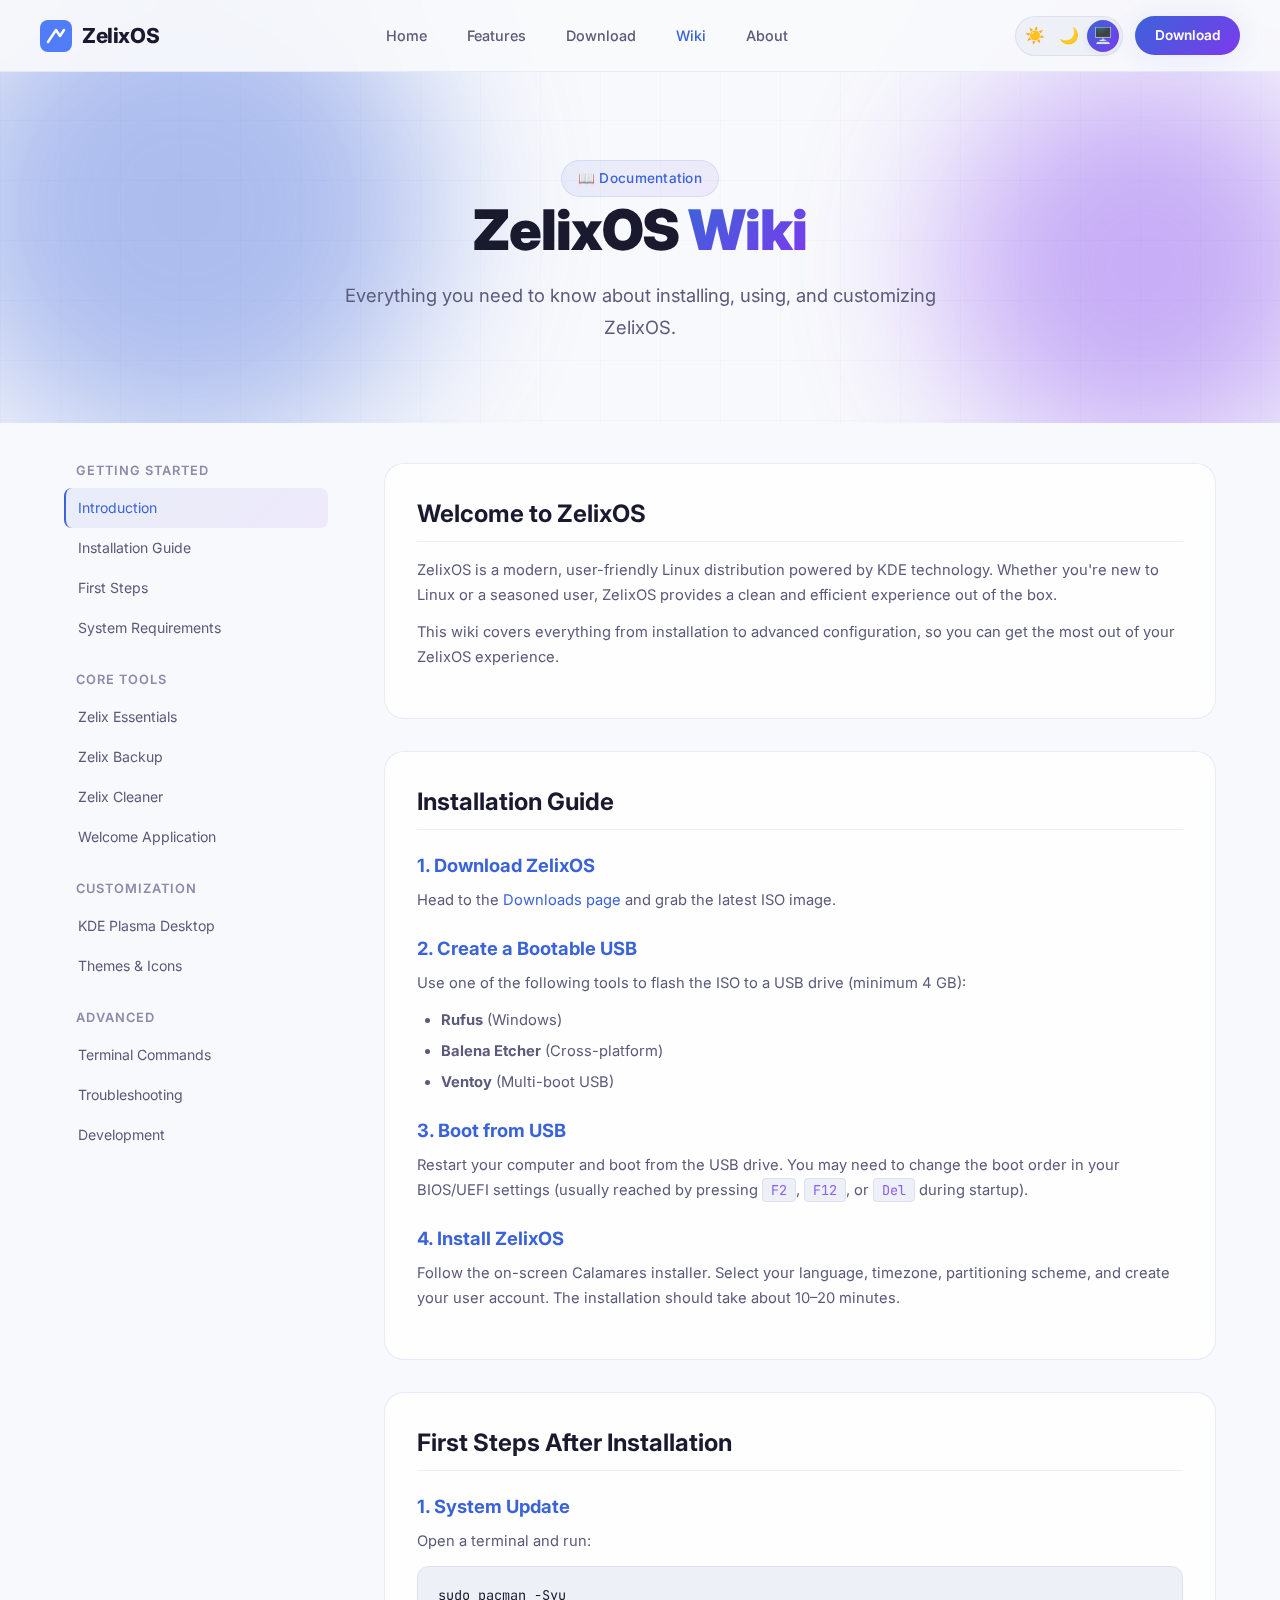
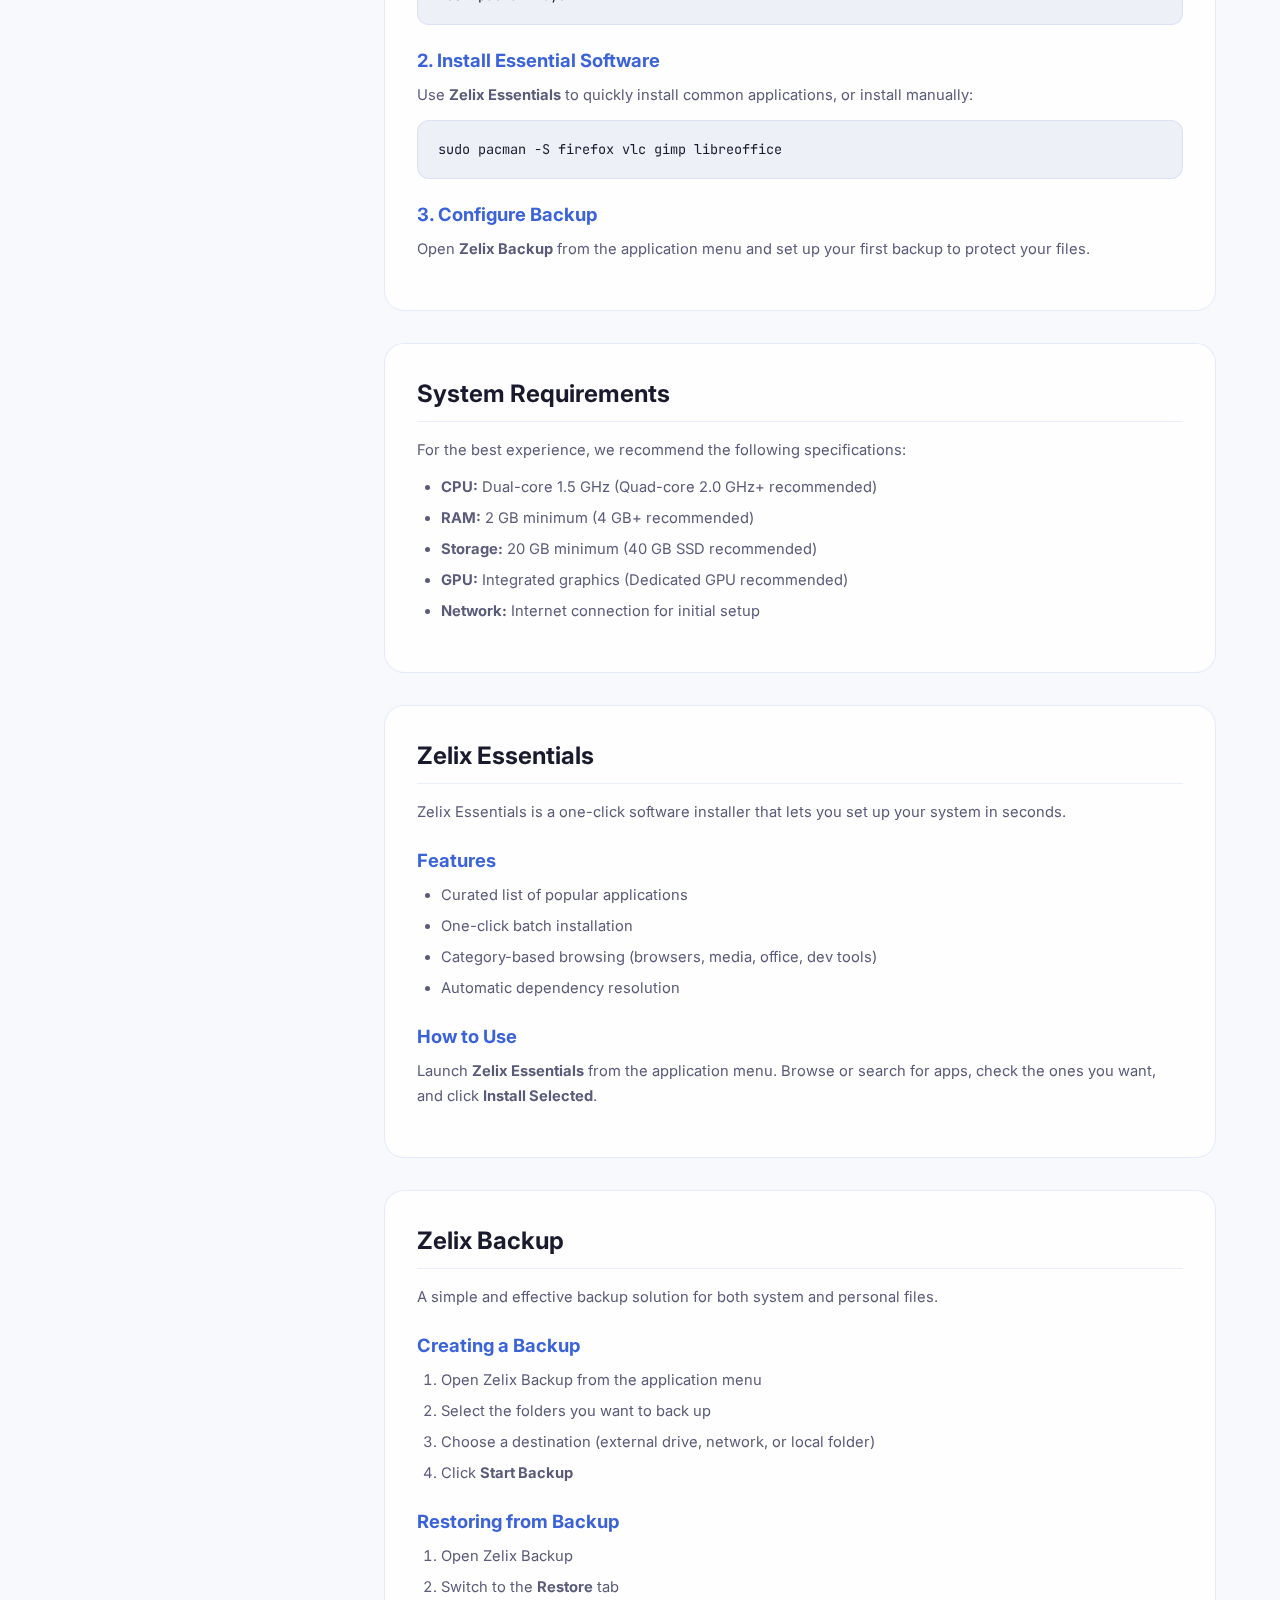
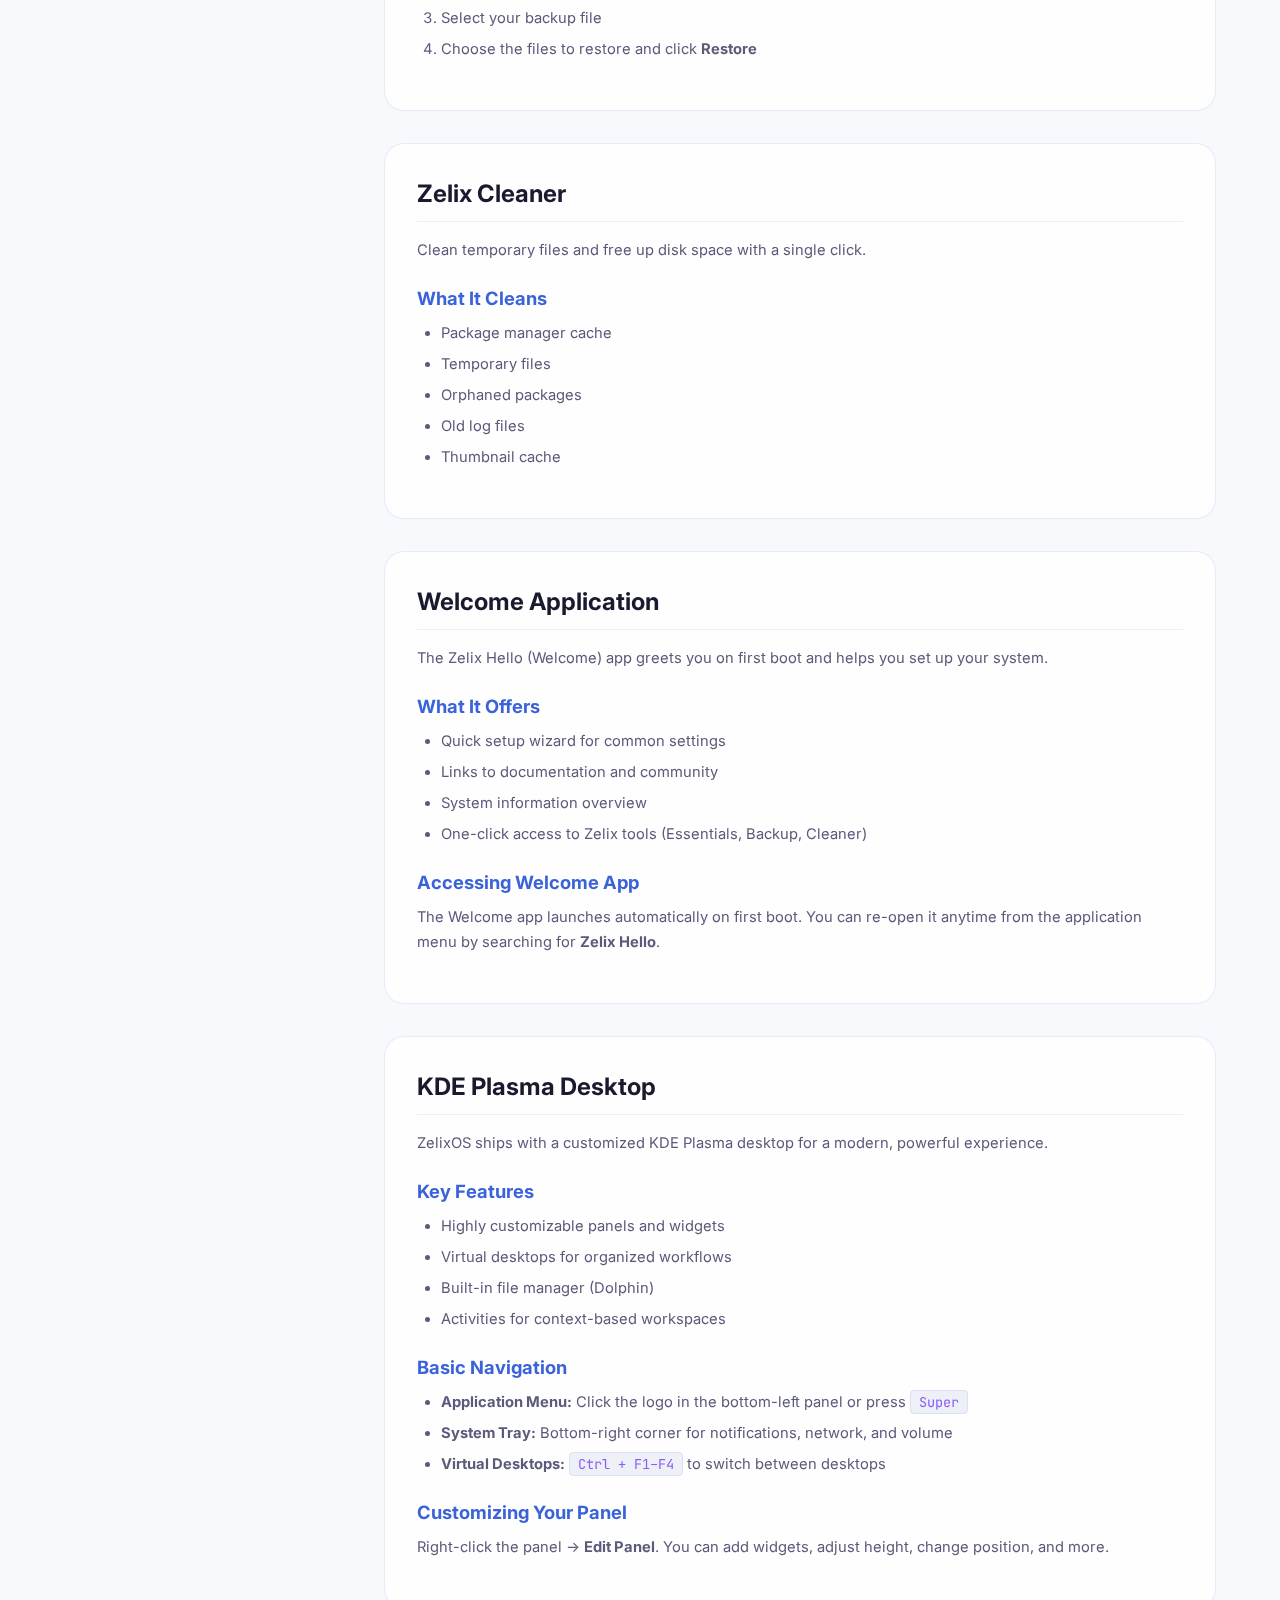
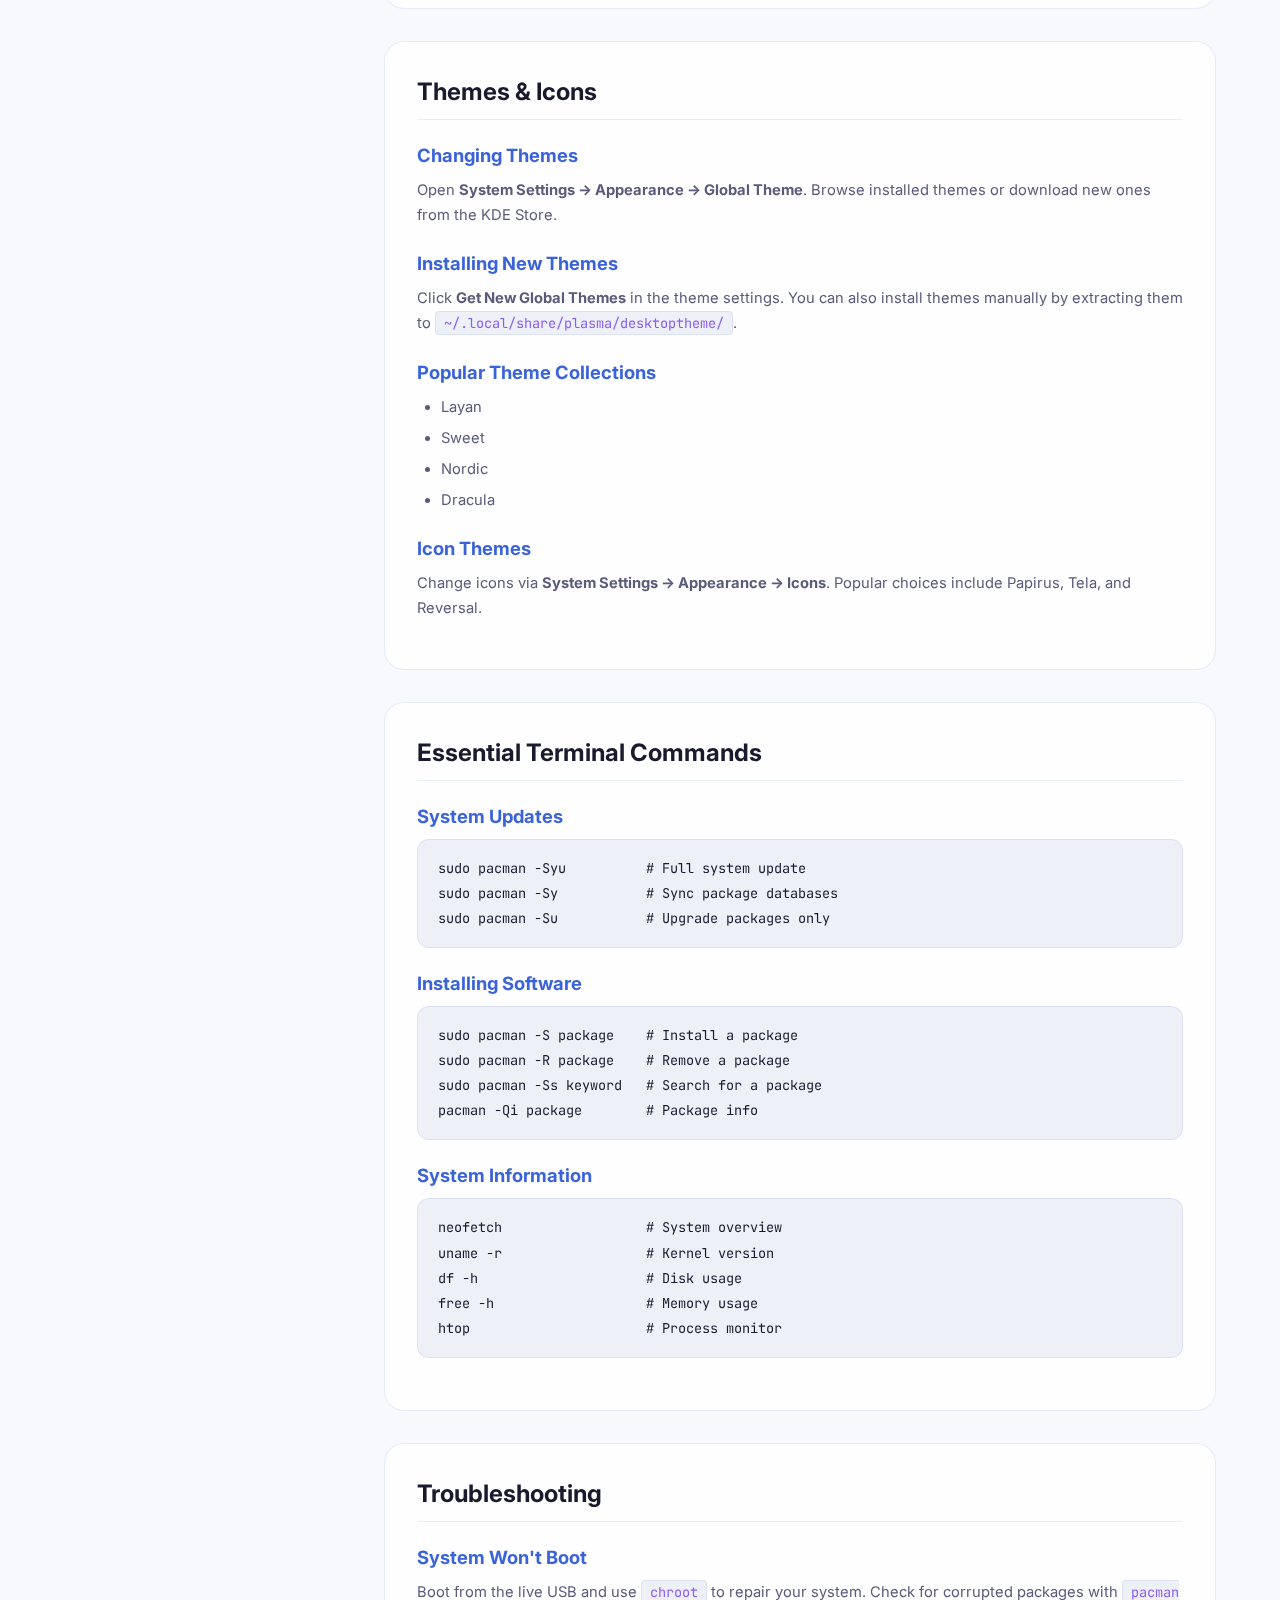
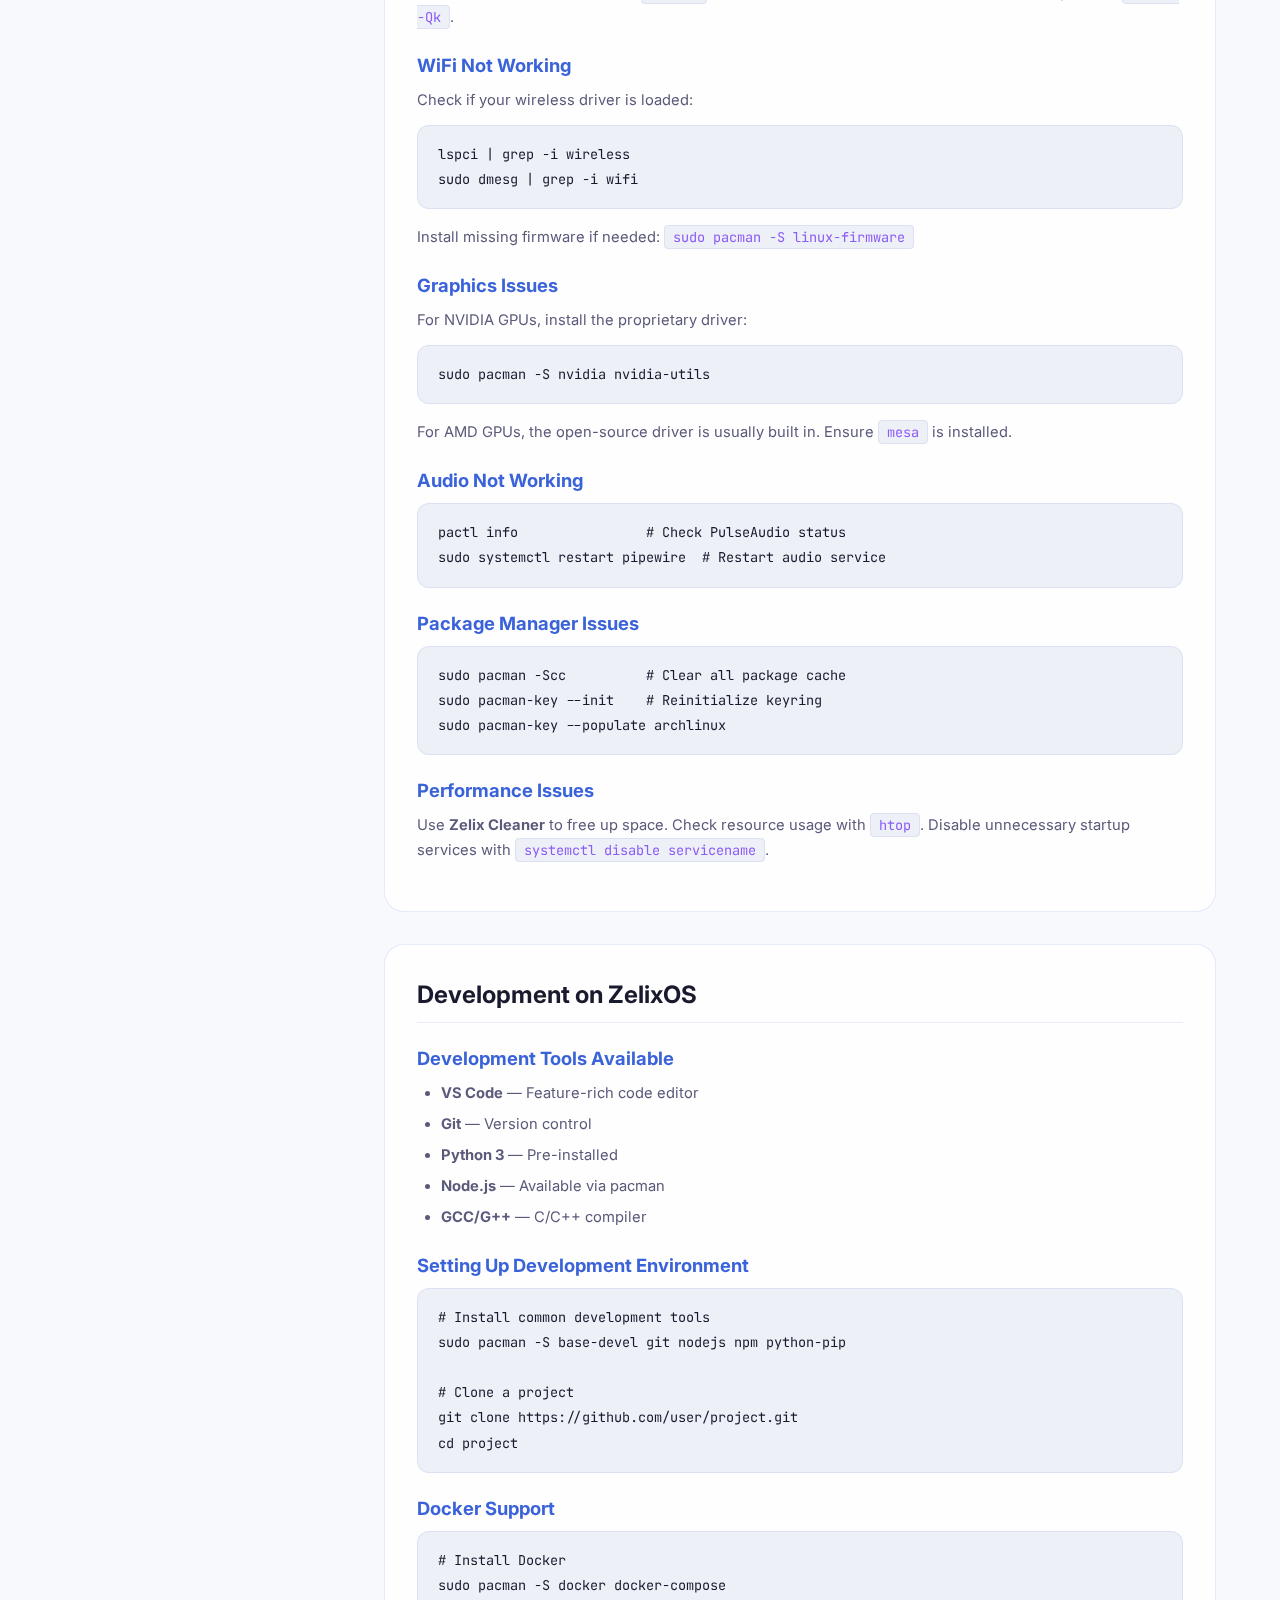
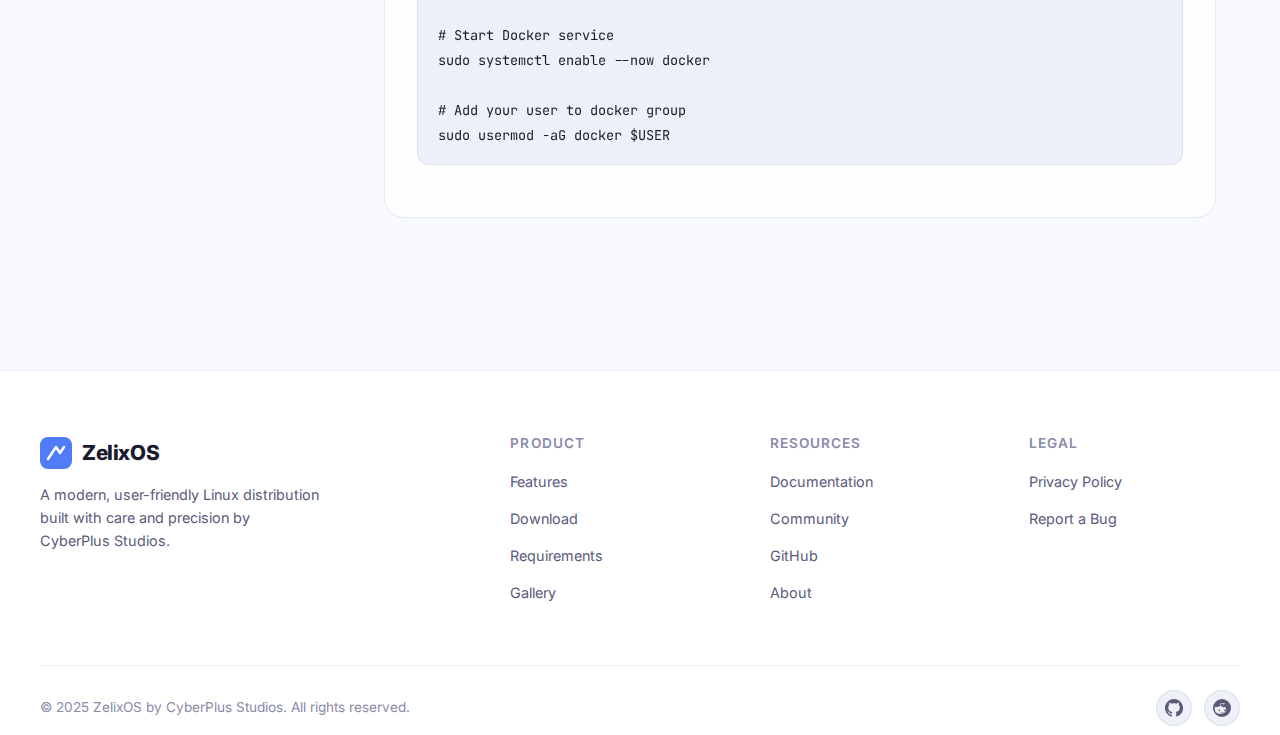
<file: wiki.html>
<!DOCTYPE html>
<html lang="en" data-theme="dark">

<head>
    <meta charset="UTF-8">
    <meta name="viewport" content="width=device-width, initial-scale=1.0">
    <title>Wiki — ZelixOS Documentation</title>
    <meta name="description"
        content="Complete documentation and guide for ZelixOS — installation, core tools, customization, and troubleshooting.">
    <link rel="stylesheet" href="styles.css">
    <script src="theme.js"></script>
</head>

<body>

    <!-- ═══ NAVBAR ═══ -->
    <nav class="navbar" id="navbar">
        <div class="nav-inner">
            <a href="index.html" class="nav-brand">
                <svg viewBox="0 0 32 32" fill="none" xmlns="http://www.w3.org/2000/svg">
                    <rect width="32" height="32" rx="8" fill="url(#logo-grad)" />
                    <path d="M8 22L16 10L20 16L24 10" stroke="white" stroke-width="2.5" stroke-linecap="round"
                        stroke-linejoin="round" />
                    <defs>
                        <linearGradient id="logo-grad" x1="0" y1="0" x2="32" y2="32">
                            <stop stop-color="#4F7DF7" />
                            <stop offset="1" stop-color="#8B5CF6" />
                        </linearGradient>
                    </defs>
                </svg>
                ZelixOS
            </a>

            <ul class="nav-links" id="navLinks">
                <li><a href="index.html">Home</a></li>
                <li><a href="index.html#features">Features</a></li>
                <li><a href="download.html">Download</a></li>
                <li><a href="wiki.html" class="active">Wiki</a></li>
                <li><a href="about.html">About</a></li>
            </ul>

            <div class="nav-actions">
                <div class="theme-toggle" id="themeToggle">
                    <button data-theme="light" title="Light mode" aria-label="Light mode">☀️</button>
                    <button data-theme="dark" title="Dark mode" aria-label="Dark mode">🌙</button>
                    <button data-theme="system" title="System default" aria-label="System default">🖥️</button>
                </div>
                <a href="download.html" class="btn btn-primary btn-nav">Download</a>
                <button class="hamburger" id="hamburger" aria-label="Toggle menu">
                    <span></span><span></span><span></span>
                </button>
            </div>
        </div>
    </nav>

    <!-- ═══ PAGE HERO ═══ -->
    <section class="page-hero">
        <div class="hero-bg">
            <div class="orb orb-1"></div>
            <div class="orb orb-2"></div>
        </div>
        <div class="hero-grid"></div>
        <div class="page-hero-content">
            <span class="badge">📖 Documentation</span>
            <h1>ZelixOS <span class="gradient-text">Wiki</span></h1>
            <p>Everything you need to know about installing, using, and customizing ZelixOS.</p>
        </div>
    </section>

    <!-- ═══ WIKI MOBILE TOGGLE ═══ -->
    <button class="wiki-mobile-toggle" id="wikiMobileToggle">☰ Navigation</button>

    <!-- ═══ WIKI LAYOUT ═══ -->
    <div class="wiki-layout">

        <!-- Sidebar -->
        <aside class="wiki-sidebar" id="wikiSidebar">
            <div class="wiki-nav-group">
                <h3>Getting Started</h3>
                <ul>
                    <li><a href="#introduction" class="active">Introduction</a></li>
                    <li><a href="#installation">Installation Guide</a></li>
                    <li><a href="#first-steps">First Steps</a></li>
                    <li><a href="#requirements">System Requirements</a></li>
                </ul>
            </div>
            <div class="wiki-nav-group">
                <h3>Core Tools</h3>
                <ul>
                    <li><a href="#zelix-essentials">Zelix Essentials</a></li>
                    <li><a href="#zelix-backup">Zelix Backup</a></li>
                    <li><a href="#zelix-cleaner">Zelix Cleaner</a></li>
                    <li><a href="#welcome-app">Welcome Application</a></li>
                </ul>
            </div>
            <div class="wiki-nav-group">
                <h3>Customization</h3>
                <ul>
                    <li><a href="#kde-plasma">KDE Plasma Desktop</a></li>
                    <li><a href="#themes">Themes &amp; Icons</a></li>
                </ul>
            </div>
            <div class="wiki-nav-group">
                <h3>Advanced</h3>
                <ul>
                    <li><a href="#terminal">Terminal Commands</a></li>
                    <li><a href="#troubleshooting">Troubleshooting</a></li>
                    <li><a href="#development">Development</a></li>
                </ul>
            </div>
        </aside>

        <!-- Content -->
        <main class="wiki-content">

            <!-- Introduction -->
            <section class="wiki-section" id="introduction">
                <h2>Welcome to ZelixOS</h2>
                <p>ZelixOS is a modern, user-friendly Linux distribution powered by KDE technology. Whether you're new
                    to Linux or a seasoned user, ZelixOS provides a clean and efficient experience out of the box.</p>
                <p>This wiki covers everything from installation to advanced configuration, so you can get the most out
                    of your ZelixOS experience.</p>
            </section>

            <!-- Installation -->
            <section class="wiki-section" id="installation">
                <h2>Installation Guide</h2>

                <h3>1. Download ZelixOS</h3>
                <p>Head to the <a href="download.html">Downloads page</a> and grab the latest ISO image.</p>

                <h3>2. Create a Bootable USB</h3>
                <p>Use one of the following tools to flash the ISO to a USB drive (minimum 4 GB):</p>
                <ul>
                    <li><strong>Rufus</strong> (Windows)</li>
                    <li><strong>Balena Etcher</strong> (Cross-platform)</li>
                    <li><strong>Ventoy</strong> (Multi-boot USB)</li>
                </ul>

                <h3>3. Boot from USB</h3>
                <p>Restart your computer and boot from the USB drive. You may need to change the boot order in your
                    BIOS/UEFI settings (usually reached by pressing <code>F2</code>, <code>F12</code>, or
                    <code>Del</code> during startup).</p>

                <h3>4. Install ZelixOS</h3>
                <p>Follow the on-screen Calamares installer. Select your language, timezone, partitioning scheme, and
                    create your user account. The installation should take about 10–20 minutes.</p>
            </section>

            <!-- First Steps -->
            <section class="wiki-section" id="first-steps">
                <h2>First Steps After Installation</h2>

                <h3>1. System Update</h3>
                <p>Open a terminal and run:</p>
                <pre><code>sudo pacman -Syu</code></pre>

                <h3>2. Install Essential Software</h3>
                <p>Use <strong>Zelix Essentials</strong> to quickly install common applications, or install manually:
                </p>
                <pre><code>sudo pacman -S firefox vlc gimp libreoffice</code></pre>

                <h3>3. Configure Backup</h3>
                <p>Open <strong>Zelix Backup</strong> from the application menu and set up your first backup to protect
                    your files.</p>
            </section>

            <!-- System Requirements -->
            <section class="wiki-section" id="requirements">
                <h2>System Requirements</h2>
                <p>For the best experience, we recommend the following specifications:</p>
                <ul>
                    <li><strong>CPU:</strong> Dual-core 1.5 GHz (Quad-core 2.0 GHz+ recommended)</li>
                    <li><strong>RAM:</strong> 2 GB minimum (4 GB+ recommended)</li>
                    <li><strong>Storage:</strong> 20 GB minimum (40 GB SSD recommended)</li>
                    <li><strong>GPU:</strong> Integrated graphics (Dedicated GPU recommended)</li>
                    <li><strong>Network:</strong> Internet connection for initial setup</li>
                </ul>
            </section>

            <!-- Zelix Essentials -->
            <section class="wiki-section" id="zelix-essentials">
                <h2>Zelix Essentials</h2>
                <p>Zelix Essentials is a one-click software installer that lets you set up your system in seconds.</p>

                <h3>Features</h3>
                <ul>
                    <li>Curated list of popular applications</li>
                    <li>One-click batch installation</li>
                    <li>Category-based browsing (browsers, media, office, dev tools)</li>
                    <li>Automatic dependency resolution</li>
                </ul>

                <h3>How to Use</h3>
                <p>Launch <strong>Zelix Essentials</strong> from the application menu. Browse or search for apps, check
                    the ones you want, and click <strong>Install Selected</strong>.</p>
            </section>

            <!-- Zelix Backup -->
            <section class="wiki-section" id="zelix-backup">
                <h2>Zelix Backup</h2>
                <p>A simple and effective backup solution for both system and personal files.</p>

                <h3>Creating a Backup</h3>
                <ol>
                    <li>Open Zelix Backup from the application menu</li>
                    <li>Select the folders you want to back up</li>
                    <li>Choose a destination (external drive, network, or local folder)</li>
                    <li>Click <strong>Start Backup</strong></li>
                </ol>

                <h3>Restoring from Backup</h3>
                <ol>
                    <li>Open Zelix Backup</li>
                    <li>Switch to the <strong>Restore</strong> tab</li>
                    <li>Select your backup file</li>
                    <li>Choose the files to restore and click <strong>Restore</strong></li>
                </ol>
            </section>

            <!-- Zelix Cleaner -->
            <section class="wiki-section" id="zelix-cleaner">
                <h2>Zelix Cleaner</h2>
                <p>Clean temporary files and free up disk space with a single click.</p>

                <h3>What It Cleans</h3>
                <ul>
                    <li>Package manager cache</li>
                    <li>Temporary files</li>
                    <li>Orphaned packages</li>
                    <li>Old log files</li>
                    <li>Thumbnail cache</li>
                </ul>
            </section>

            <!-- Welcome App -->
            <section class="wiki-section" id="welcome-app">
                <h2>Welcome Application</h2>
                <p>The Zelix Hello (Welcome) app greets you on first boot and helps you set up your system.</p>

                <h3>What It Offers</h3>
                <ul>
                    <li>Quick setup wizard for common settings</li>
                    <li>Links to documentation and community</li>
                    <li>System information overview</li>
                    <li>One-click access to Zelix tools (Essentials, Backup, Cleaner)</li>
                </ul>

                <h3>Accessing Welcome App</h3>
                <p>The Welcome app launches automatically on first boot. You can re-open it anytime from the application
                    menu by searching for <strong>Zelix Hello</strong>.</p>
            </section>

            <!-- KDE Plasma -->
            <section class="wiki-section" id="kde-plasma">
                <h2>KDE Plasma Desktop</h2>
                <p>ZelixOS ships with a customized KDE Plasma desktop for a modern, powerful experience.</p>

                <h3>Key Features</h3>
                <ul>
                    <li>Highly customizable panels and widgets</li>
                    <li>Virtual desktops for organized workflows</li>
                    <li>Built-in file manager (Dolphin)</li>
                    <li>Activities for context-based workspaces</li>
                </ul>

                <h3>Basic Navigation</h3>
                <ul>
                    <li><strong>Application Menu:</strong> Click the logo in the bottom-left panel or press
                        <code>Super</code></li>
                    <li><strong>System Tray:</strong> Bottom-right corner for notifications, network, and volume</li>
                    <li><strong>Virtual Desktops:</strong> <code>Ctrl + F1–F4</code> to switch between desktops</li>
                </ul>

                <h3>Customizing Your Panel</h3>
                <p>Right-click the panel → <strong>Edit Panel</strong>. You can add widgets, adjust height, change
                    position, and more.</p>
            </section>

            <!-- Themes & Icons -->
            <section class="wiki-section" id="themes">
                <h2>Themes &amp; Icons</h2>

                <h3>Changing Themes</h3>
                <p>Open <strong>System Settings → Appearance → Global Theme</strong>. Browse installed themes or
                    download new ones from the KDE Store.</p>

                <h3>Installing New Themes</h3>
                <p>Click <strong>Get New Global Themes</strong> in the theme settings. You can also install themes
                    manually by extracting them to <code>~/.local/share/plasma/desktoptheme/</code>.</p>

                <h3>Popular Theme Collections</h3>
                <ul>
                    <li>Layan</li>
                    <li>Sweet</li>
                    <li>Nordic</li>
                    <li>Dracula</li>
                </ul>

                <h3>Icon Themes</h3>
                <p>Change icons via <strong>System Settings → Appearance → Icons</strong>. Popular choices include
                    Papirus, Tela, and Reversal.</p>
            </section>

            <!-- Terminal Commands -->
            <section class="wiki-section" id="terminal">
                <h2>Essential Terminal Commands</h2>

                <h3>System Updates</h3>
                <pre><code>sudo pacman -Syu          # Full system update
sudo pacman -Sy           # Sync package databases
sudo pacman -Su           # Upgrade packages only</code></pre>

                <h3>Installing Software</h3>
                <pre><code>sudo pacman -S package    # Install a package
sudo pacman -R package    # Remove a package
sudo pacman -Ss keyword   # Search for a package
pacman -Qi package        # Package info</code></pre>

                <h3>System Information</h3>
                <pre><code>neofetch                  # System overview
uname -r                  # Kernel version
df -h                     # Disk usage
free -h                   # Memory usage
htop                      # Process monitor</code></pre>
            </section>

            <!-- Troubleshooting -->
            <section class="wiki-section" id="troubleshooting">
                <h2>Troubleshooting</h2>

                <h3>System Won't Boot</h3>
                <p>Boot from the live USB and use <code>chroot</code> to repair your system. Check for corrupted
                    packages with <code>pacman -Qk</code>.</p>

                <h3>WiFi Not Working</h3>
                <p>Check if your wireless driver is loaded:</p>
                <pre><code>lspci | grep -i wireless
sudo dmesg | grep -i wifi</code></pre>
                <p>Install missing firmware if needed: <code>sudo pacman -S linux-firmware</code></p>

                <h3>Graphics Issues</h3>
                <p>For NVIDIA GPUs, install the proprietary driver:</p>
                <pre><code>sudo pacman -S nvidia nvidia-utils</code></pre>
                <p>For AMD GPUs, the open-source driver is usually built in. Ensure <code>mesa</code> is installed.</p>

                <h3>Audio Not Working</h3>
                <pre><code>pactl info                # Check PulseAudio status
sudo systemctl restart pipewire  # Restart audio service</code></pre>

                <h3>Package Manager Issues</h3>
                <pre><code>sudo pacman -Scc          # Clear all package cache
sudo pacman-key --init    # Reinitialize keyring
sudo pacman-key --populate archlinux</code></pre>

                <h3>Performance Issues</h3>
                <p>Use <strong>Zelix Cleaner</strong> to free up space. Check resource usage with <code>htop</code>.
                    Disable unnecessary startup services with <code>systemctl disable servicename</code>.</p>
            </section>

            <!-- Development -->
            <section class="wiki-section" id="development">
                <h2>Development on ZelixOS</h2>

                <h3>Development Tools Available</h3>
                <ul>
                    <li><strong>VS Code</strong> — Feature-rich code editor</li>
                    <li><strong>Git</strong> — Version control</li>
                    <li><strong>Python 3</strong> — Pre-installed</li>
                    <li><strong>Node.js</strong> — Available via pacman</li>
                    <li><strong>GCC/G++</strong> — C/C++ compiler</li>
                </ul>

                <h3>Setting Up Development Environment</h3>
                <pre><code># Install common development tools
sudo pacman -S base-devel git nodejs npm python-pip

# Clone a project
git clone https://github.com/user/project.git
cd project</code></pre>

                <h3>Docker Support</h3>
                <pre><code># Install Docker
sudo pacman -S docker docker-compose

# Start Docker service
sudo systemctl enable --now docker

# Add your user to docker group
sudo usermod -aG docker $USER</code></pre>
            </section>

        </main>
    </div>

    <!-- ═══ FOOTER ═══ -->
    <footer class="footer">
        <div class="footer-grid">
            <div class="footer-brand">
                <a href="index.html" class="nav-brand">
                    <svg viewBox="0 0 32 32" fill="none" xmlns="http://www.w3.org/2000/svg" width="28" height="28">
                        <rect width="32" height="32" rx="8" fill="url(#logo-grad2)" />
                        <path d="M8 22L16 10L20 16L24 10" stroke="white" stroke-width="2.5" stroke-linecap="round"
                            stroke-linejoin="round" />
                        <defs>
                            <linearGradient id="logo-grad2" x1="0" y1="0" x2="32" y2="32">
                                <stop stop-color="#4F7DF7" />
                                <stop offset="1" stop-color="#8B5CF6" />
                            </linearGradient>
                        </defs>
                    </svg>
                    ZelixOS
                </a>
                <p>A modern, user-friendly Linux distribution built with care and precision by CyberPlus Studios.</p>
            </div>
            <div class="footer-col">
                <h4>Product</h4>
                <ul>
                    <li><a href="index.html#features">Features</a></li>
                    <li><a href="download.html">Download</a></li>
                    <li><a href="index.html#specs">Requirements</a></li>
                    <li><a href="index.html#gallery">Gallery</a></li>
                </ul>
            </div>
            <div class="footer-col">
                <h4>Resources</h4>
                <ul>
                    <li><a href="wiki.html">Documentation</a></li>
                    <li><a href="https://www.reddit.com/r/ZelixOS/" target="_blank" rel="noopener">Community</a></li>
                    <li><a href="https://github.com/yasirpeker1212/zelixos/" target="_blank" rel="noopener">GitHub</a>
                    </li>
                    <li><a href="about.html">About</a></li>
                </ul>
            </div>
            <div class="footer-col">
                <h4>Legal</h4>
                <ul>
                    <li><a href="pp.html">Privacy Policy</a></li>
                    <li><a href="br.html">Report a Bug</a></li>
                </ul>
            </div>
        </div>
        <div class="footer-bottom">
            <p>© 2025 ZelixOS by CyberPlus Studios. All rights reserved.</p>
            <div class="footer-social">
                <a href="https://github.com/yasirpeker1212/zelixos/" target="_blank" rel="noopener" title="GitHub"
                    aria-label="GitHub">
                    <svg width="18" height="18" viewBox="0 0 24 24" fill="currentColor">
                        <path
                            d="M12 0C5.37 0 0 5.37 0 12c0 5.31 3.435 9.795 8.205 11.385.6.105.825-.255.825-.57 0-.285-.015-1.23-.015-2.235-3.015.555-3.795-.735-4.035-1.41-.135-.345-.72-1.41-1.23-1.695-.42-.225-1.02-.78-.015-.795.945-.015 1.62.87 1.845 1.23 1.08 1.815 2.805 1.305 3.495.99.105-.78.42-1.305.765-1.605-2.67-.3-5.46-1.335-5.46-5.925 0-1.305.465-2.385 1.23-3.225-.12-.3-.54-1.53.12-3.18 0 0 1.005-.315 3.3 1.23.96-.27 1.98-.405 3-.405s2.04.135 3 .405c2.295-1.56 3.3-1.23 3.3-1.23.66 1.65.24 2.88.12 3.18.765.84 1.23 1.905 1.23 3.225 0 4.605-2.805 5.625-5.475 5.925.435.375.81 1.095.81 2.22 0 1.605-.015 2.895-.015 3.3 0 .315.225.69.825.57A12.02 12.02 0 0024 12c0-6.63-5.37-12-12-12z" />
                    </svg>
                </a>
                <a href="https://www.reddit.com/r/ZelixOS/" target="_blank" rel="noopener" title="Reddit"
                    aria-label="Reddit">
                    <svg width="18" height="18" viewBox="0 0 24 24" fill="currentColor">
                        <path
                            d="M12 0A12 12 0 000 12a12 12 0 0024 0A12 12 0 0012 0zm5.01 13.38c.15.36.23.75.23 1.14 0 2.82-3.28 5.1-7.32 5.1s-7.32-2.28-7.32-5.1c0-.4.08-.78.23-1.14a1.52 1.52 0 01-.65-1.25c0-.84.68-1.52 1.52-1.52.39 0 .74.15 1.01.39a9.1 9.1 0 014.59-1.41l.88-4.12a.31.31 0 01.37-.24l2.91.62a1.07 1.07 0 012.01.49 1.07 1.07 0 01-2.08.34l-2.56-.55-.78 3.65a9.06 9.06 0 014.5 1.4c.27-.25.63-.4 1.03-.4.84 0 1.52.68 1.52 1.52 0 .51-.26.97-.66 1.25zM8.28 14.12a1.07 1.07 0 100 2.14 1.07 1.07 0 000-2.14zm7.44 0a1.07 1.07 0 100 2.14 1.07 1.07 0 000-2.14zm-5.87 3.63c.18.18 1.03.72 2.15.72s1.97-.54 2.15-.72a.32.32 0 000-.45.32.32 0 00-.45 0c-.02.02-.72.48-1.7.48s-1.68-.46-1.7-.48a.32.32 0 00-.45 0 .32.32 0 000 .45z" />
                    </svg>
                </a>
            </div>
        </div>
    </footer>

    <script src="animations.js"></script>
</body>

</html>
</file>
<file: styles.css>
/* ============================================
   ZelixOS — Design System
   Color Trio: Blue · Black · Purple
   Themes: Light / Dark / System
   ============================================ */

@import url('https://fonts.googleapis.com/css2?family=Inter:wght@300;400;500;600;700;800;900&family=JetBrains+Mono:wght@400;500;600&display=swap');

/* ── Reset ─────────────────────────────────── */
*, *::before, *::after {
  margin: 0;
  padding: 0;
  box-sizing: border-box;
}

html {
  scroll-behavior: smooth;
  scroll-padding-top: 80px;
}

/* ── Dark Theme (default) ──────────────────── */
:root,
[data-theme="dark"] {
  /* Brand */
  --brand-blue: #4F7DF7;
  --brand-purple: #8B5CF6;
  --brand-blue-light: #6B93FF;
  --brand-purple-light: #A78BFA;
  --brand-gradient: linear-gradient(135deg, #4F7DF7, #8B5CF6);
  --brand-gradient-hover: linear-gradient(135deg, #6B93FF, #A78BFA);
  --brand-gradient-subtle: linear-gradient(135deg, rgba(79,125,247,0.15), rgba(139,92,246,0.15));

  /* Surfaces */
  --bg-primary: #06060C;
  --bg-secondary: #0D0D18;
  --bg-tertiary: #141425;
  --bg-card: rgba(20, 20, 42, 0.6);
  --bg-card-hover: rgba(30, 30, 60, 0.8);
  --bg-glass: rgba(14, 14, 30, 0.7);
  --bg-nav: rgba(6, 6, 12, 0.85);

  /* Borders */
  --border-subtle: rgba(79, 125, 247, 0.1);
  --border-card: rgba(79, 125, 247, 0.15);
  --border-hover: rgba(139, 92, 246, 0.4);
  --border-glow: rgba(79, 125, 247, 0.3);

  /* Text */
  --text-primary: #F0F0F8;
  --text-secondary: #A0A0C0;
  --text-tertiary: #6B6B8E;
  --text-accent: #4F7DF7;
  --text-on-brand: #FFFFFF;

  /* Shadows */
  --shadow-sm: 0 2px 8px rgba(0,0,0,0.3);
  --shadow-md: 0 4px 20px rgba(0,0,0,0.4);
  --shadow-lg: 0 8px 40px rgba(0,0,0,0.5);
  --shadow-glow-blue: 0 0 30px rgba(79,125,247,0.2);
  --shadow-glow-purple: 0 0 30px rgba(139,92,246,0.2);
  --shadow-card: 0 4px 24px rgba(0,0,0,0.3);

  /* Misc */
  --glass-blur: 20px;
  --radius-sm: 8px;
  --radius-md: 12px;
  --radius-lg: 20px;
  --radius-xl: 28px;
  --radius-full: 9999px;

  /* Scrollbar */
  --scrollbar-track: #0D0D18;
  --scrollbar-thumb: #2A2A4A;

  color-scheme: dark;
}

/* ── Light Theme ───────────────────────────── */
[data-theme="light"] {
  --brand-blue: #3B63D9;
  --brand-purple: #7C3AED;
  --brand-blue-light: #4F7DF7;
  --brand-purple-light: #8B5CF6;
  --brand-gradient: linear-gradient(135deg, #3B63D9, #7C3AED);
  --brand-gradient-hover: linear-gradient(135deg, #4F7DF7, #8B5CF6);
  --brand-gradient-subtle: linear-gradient(135deg, rgba(59,99,217,0.08), rgba(124,58,237,0.08));

  --bg-primary: #F8F9FC;
  --bg-secondary: #FFFFFF;
  --bg-tertiary: #EEF0F7;
  --bg-card: rgba(255, 255, 255, 0.8);
  --bg-card-hover: rgba(255, 255, 255, 0.95);
  --bg-glass: rgba(255, 255, 255, 0.75);
  --bg-nav: rgba(248, 249, 252, 0.9);

  --border-subtle: rgba(59, 99, 217, 0.1);
  --border-card: rgba(59, 99, 217, 0.12);
  --border-hover: rgba(124, 58, 237, 0.3);
  --border-glow: rgba(59, 99, 217, 0.2);

  --text-primary: #1A1A2E;
  --text-secondary: #5A5A7A;
  --text-tertiary: #8A8AAA;
  --text-accent: #3B63D9;
  --text-on-brand: #FFFFFF;

  --shadow-sm: 0 2px 8px rgba(0,0,0,0.06);
  --shadow-md: 0 4px 20px rgba(0,0,0,0.08);
  --shadow-lg: 0 8px 40px rgba(0,0,0,0.1);
  --shadow-glow-blue: 0 0 30px rgba(59,99,217,0.1);
  --shadow-glow-purple: 0 0 30px rgba(124,58,237,0.1);
  --shadow-card: 0 4px 24px rgba(0,0,0,0.06);

  --scrollbar-track: #EEF0F7;
  --scrollbar-thumb: #C0C0D8;

  color-scheme: light;
}

/* ── Custom Scrollbar ──────────────────────── */
::-webkit-scrollbar { width: 8px; }
::-webkit-scrollbar-track { background: var(--scrollbar-track); }
::-webkit-scrollbar-thumb {
  background: var(--scrollbar-thumb);
  border-radius: 4px;
}
::-webkit-scrollbar-thumb:hover {
  background: var(--brand-blue);
}

/* ── Base ───────────────────────────────────── */
body {
  font-family: 'Inter', -apple-system, BlinkMacSystemFont, sans-serif;
  background: var(--bg-primary);
  color: var(--text-primary);
  line-height: 1.7;
  overflow-x: hidden;
  transition: background-color 0.4s ease, color 0.4s ease;
  -webkit-font-smoothing: antialiased;
}

a {
  color: var(--text-accent);
  text-decoration: none;
  transition: color 0.3s ease;
}
a:hover { color: var(--brand-purple-light); }

img { max-width: 100%; display: block; }

h1, h2, h3, h4, h5, h6 {
  line-height: 1.2;
  font-weight: 700;
  color: var(--text-primary);
}

.container {
  max-width: 1200px;
  margin: 0 auto;
  padding: 0 24px;
}

.section-padding {
  padding: 120px 0;
}

/* ── Gradient Text ─────────────────────────── */
.gradient-text {
  background: var(--brand-gradient);
  -webkit-background-clip: text;
  -webkit-text-fill-color: transparent;
  background-clip: text;
}

/* ── Badge ─────────────────────────────────── */
.badge {
  display: inline-flex;
  align-items: center;
  gap: 6px;
  padding: 6px 16px;
  border-radius: var(--radius-full);
  background: var(--brand-gradient-subtle);
  border: 1px solid var(--border-card);
  color: var(--text-accent);
  font-size: 0.85rem;
  font-weight: 500;
  letter-spacing: 0.02em;
}

/* ── Section Header ────────────────────────── */
.section-header {
  text-align: center;
  margin-bottom: 64px;
}
.section-header .badge {
  margin-bottom: 16px;
}
.section-header h2 {
  font-size: clamp(2rem, 4vw, 3rem);
  margin-bottom: 16px;
}
.section-header p {
  font-size: 1.1rem;
  color: var(--text-secondary);
  max-width: 600px;
  margin: 0 auto;
}

/* ══════════════════════════════════════════════
   NAVBAR
   ══════════════════════════════════════════════ */
.navbar {
  position: fixed;
  top: 0;
  left: 0;
  right: 0;
  z-index: 1000;
  padding: 0 24px;
  height: 72px;
  display: flex;
  align-items: center;
  background: var(--bg-nav);
  backdrop-filter: blur(var(--glass-blur));
  -webkit-backdrop-filter: blur(var(--glass-blur));
  border-bottom: 1px solid var(--border-subtle);
  transition: background-color 0.4s ease, box-shadow 0.3s ease;
}
.navbar.scrolled {
  box-shadow: var(--shadow-md);
}

.nav-inner {
  max-width: 1200px;
  width: 100%;
  margin: 0 auto;
  display: flex;
  align-items: center;
  justify-content: space-between;
}

.nav-brand {
  display: flex;
  align-items: center;
  gap: 10px;
  font-size: 1.3rem;
  font-weight: 800;
  color: var(--text-primary);
  text-decoration: none;
  letter-spacing: -0.02em;
}
.nav-brand svg {
  width: 32px;
  height: 32px;
}

.nav-links {
  display: flex;
  align-items: center;
  gap: 8px;
  list-style: none;
}
.nav-links a {
  padding: 8px 16px;
  border-radius: var(--radius-sm);
  color: var(--text-secondary);
  font-size: 0.9rem;
  font-weight: 500;
  transition: color 0.3s ease, background 0.3s ease;
}
.nav-links a:hover {
  color: var(--text-primary);
  background: var(--brand-gradient-subtle);
}
.nav-links a.active {
  color: var(--text-accent);
}

.nav-actions {
  display: flex;
  align-items: center;
  gap: 12px;
}

/* ── Theme Toggle ──────────────────────────── */
.theme-toggle {
  display: flex;
  align-items: center;
  background: var(--bg-tertiary);
  border: 1px solid var(--border-subtle);
  border-radius: var(--radius-full);
  padding: 3px;
  gap: 2px;
}
.theme-toggle button {
  display: flex;
  align-items: center;
  justify-content: center;
  width: 32px;
  height: 32px;
  border: none;
  border-radius: var(--radius-full);
  background: transparent;
  color: var(--text-tertiary);
  cursor: pointer;
  font-size: 1rem;
  transition: all 0.3s ease;
}
.theme-toggle button:hover {
  color: var(--text-primary);
}
.theme-toggle button.active {
  background: var(--brand-gradient);
  color: var(--text-on-brand);
  box-shadow: var(--shadow-sm);
}

/* ── Hamburger ─────────────────────────────── */
.hamburger {
  display: none;
  flex-direction: column;
  gap: 5px;
  background: none;
  border: none;
  cursor: pointer;
  padding: 4px;
  z-index: 1001;
}
.hamburger span {
  display: block;
  width: 24px;
  height: 2px;
  background: var(--text-primary);
  border-radius: 2px;
  transition: all 0.3s ease;
}
.hamburger.active span:nth-child(1) {
  transform: rotate(45deg) translate(5px, 5px);
}
.hamburger.active span:nth-child(2) {
  opacity: 0;
}
.hamburger.active span:nth-child(3) {
  transform: rotate(-45deg) translate(5px, -5px);
}

/* ── CTA Buttons ───────────────────────────── */
.btn {
  display: inline-flex;
  align-items: center;
  gap: 8px;
  padding: 12px 28px;
  border-radius: var(--radius-full);
  font-size: 0.95rem;
  font-weight: 600;
  cursor: pointer;
  border: none;
  transition: all 0.35s ease;
  text-decoration: none;
  position: relative;
  overflow: hidden;
}

.btn-primary {
  background: var(--brand-gradient);
  color: var(--text-on-brand);
  box-shadow: var(--shadow-glow-blue);
}
.btn-primary:hover {
  background: var(--brand-gradient-hover);
  box-shadow: 0 0 40px rgba(79,125,247,0.35);
  transform: translateY(-2px);
  color: var(--text-on-brand);
}

.btn-secondary {
  background: transparent;
  color: var(--text-primary);
  border: 1px solid var(--border-card);
}
.btn-secondary:hover {
  border-color: var(--border-hover);
  background: var(--brand-gradient-subtle);
  transform: translateY(-2px);
  color: var(--text-primary);
}

.btn-sm {
  padding: 8px 20px;
  font-size: 0.85rem;
}

.btn-nav {
  padding: 8px 20px;
  font-size: 0.85rem;
}

/* ══════════════════════════════════════════════
   HERO SECTION
   ══════════════════════════════════════════════ */
.hero {
  position: relative;
  min-height: 100vh;
  display: flex;
  align-items: center;
  justify-content: center;
  padding: 120px 24px 80px;
  overflow: hidden;
}

/* Animated background orbs */
.hero-bg {
  position: absolute;
  inset: 0;
  overflow: hidden;
  z-index: 0;
}
.orb {
  position: absolute;
  border-radius: 50%;
  filter: blur(80px);
  opacity: 0.4;
  animation: orbFloat 20s ease-in-out infinite;
}
.orb-1 {
  width: 500px; height: 500px;
  background: var(--brand-blue);
  top: -10%; left: -5%;
  animation-delay: 0s;
}
.orb-2 {
  width: 400px; height: 400px;
  background: var(--brand-purple);
  bottom: -10%; right: -5%;
  animation-delay: -7s;
}
.orb-3 {
  width: 300px; height: 300px;
  background: linear-gradient(135deg, var(--brand-blue), var(--brand-purple));
  top: 40%; left: 50%;
  animation-delay: -14s;
}

@keyframes orbFloat {
  0%, 100% { transform: translate(0, 0) scale(1); }
  25% { transform: translate(40px, -30px) scale(1.05); }
  50% { transform: translate(-20px, 40px) scale(0.95); }
  75% { transform: translate(30px, 20px) scale(1.02); }
}

/* Grid pattern overlay */
.hero-grid {
  position: absolute;
  inset: 0;
  background-image:
    linear-gradient(rgba(79,125,247,0.03) 1px, transparent 1px),
    linear-gradient(90deg, rgba(79,125,247,0.03) 1px, transparent 1px);
  background-size: 60px 60px;
  z-index: 1;
}

.hero-content {
  position: relative;
  z-index: 2;
  text-align: center;
  max-width: 800px;
}

.hero-content .badge {
  margin-bottom: 24px;
  animation: fadeInDown 0.8s ease forwards;
}

.hero-content h1 {
  font-size: clamp(2.5rem, 6vw, 4.5rem);
  font-weight: 900;
  letter-spacing: -0.03em;
  margin-bottom: 24px;
  line-height: 1.1;
  animation: fadeInUp 0.8s ease 0.2s both;
}

.hero-content .hero-desc {
  font-size: clamp(1rem, 2vw, 1.2rem);
  color: var(--text-secondary);
  max-width: 600px;
  margin: 0 auto 40px;
  animation: fadeInUp 0.8s ease 0.4s both;
}

.hero-buttons {
  display: flex;
  gap: 16px;
  justify-content: center;
  flex-wrap: wrap;
  animation: fadeInUp 0.8s ease 0.6s both;
}

/* ══════════════════════════════════════════════
   FEATURE CARDS
   ══════════════════════════════════════════════ */
.features-grid {
  display: grid;
  grid-template-columns: repeat(auto-fit, minmax(280px, 1fr));
  gap: 24px;
}

.feature-card {
  background: var(--bg-card);
  border: 1px solid var(--border-card);
  border-radius: var(--radius-lg);
  padding: 32px 28px;
  transition: all 0.4s ease;
  position: relative;
  overflow: hidden;
  backdrop-filter: blur(10px);
  -webkit-backdrop-filter: blur(10px);
}
.feature-card::before {
  content: '';
  position: absolute;
  inset: 0;
  border-radius: var(--radius-lg);
  padding: 1px;
  background: var(--brand-gradient);
  -webkit-mask: linear-gradient(#fff 0 0) content-box, linear-gradient(#fff 0 0);
  mask: linear-gradient(#fff 0 0) content-box, linear-gradient(#fff 0 0);
  -webkit-mask-composite: xor;
  mask-composite: exclude;
  opacity: 0;
  transition: opacity 0.4s ease;
}
.feature-card:hover::before {
  opacity: 1;
}
.feature-card:hover {
  transform: translateY(-6px);
  background: var(--bg-card-hover);
  box-shadow: var(--shadow-glow-blue);
}

.feature-icon {
  width: 52px;
  height: 52px;
  border-radius: var(--radius-md);
  background: var(--brand-gradient-subtle);
  display: flex;
  align-items: center;
  justify-content: center;
  font-size: 1.5rem;
  margin-bottom: 20px;
  border: 1px solid var(--border-subtle);
  transition: all 0.4s ease;
}
.feature-card:hover .feature-icon {
  background: var(--brand-gradient);
  border-color: transparent;
  box-shadow: var(--shadow-glow-blue);
}

.feature-card h3 {
  font-size: 1.15rem;
  font-weight: 600;
  margin-bottom: 10px;
}
.feature-card p {
  color: var(--text-secondary);
  font-size: 0.92rem;
  line-height: 1.6;
}

/* ══════════════════════════════════════════════
   SPECS / SYSTEM REQUIREMENTS
   ══════════════════════════════════════════════ */
.specs-grid {
  display: grid;
  grid-template-columns: repeat(auto-fit, minmax(340px, 1fr));
  gap: 32px;
}

.spec-card {
  background: var(--bg-card);
  border: 1px solid var(--border-card);
  border-radius: var(--radius-lg);
  overflow: hidden;
  backdrop-filter: blur(10px);
  transition: all 0.4s ease;
}
.spec-card:hover {
  border-color: var(--border-hover);
  box-shadow: var(--shadow-card);
}

.spec-card-header {
  padding: 24px 28px;
  background: var(--brand-gradient-subtle);
  border-bottom: 1px solid var(--border-subtle);
}
.spec-card-header h3 {
  font-size: 1.2rem;
  font-weight: 700;
}
.spec-card-header p {
  color: var(--text-secondary);
  font-size: 0.85rem;
  margin-top: 4px;
}

.spec-list {
  padding: 24px 28px;
  list-style: none;
}
.spec-list li {
  display: flex;
  align-items: center;
  gap: 12px;
  padding: 12px 0;
  border-bottom: 1px solid var(--border-subtle);
  font-size: 0.92rem;
  color: var(--text-secondary);
}
.spec-list li:last-child { border-bottom: none; }
.spec-list li .spec-icon {
  font-size: 1.1rem;
  width: 24px;
  text-align: center;
}
.spec-list li strong {
  color: var(--text-primary);
  margin-right: 4px;
}

/* ══════════════════════════════════════════════
   GALLERY
   ══════════════════════════════════════════════ */
.gallery-grid {
  display: grid;
  grid-template-columns: repeat(auto-fit, minmax(320px, 1fr));
  gap: 24px;
}

.gallery-card {
  position: relative;
  border-radius: var(--radius-lg);
  overflow: hidden;
  border: 1px solid var(--border-card);
  aspect-ratio: 16/10;
  cursor: pointer;
  transition: all 0.4s ease;
  background: var(--bg-tertiary);
}
.gallery-card:hover {
  transform: translateY(-4px);
  box-shadow: var(--shadow-glow-purple);
  border-color: var(--border-hover);
}
.gallery-card img {
  width: 100%;
  height: 100%;
  object-fit: cover;
  transition: transform 0.5s ease;
}
.gallery-card:hover img {
  transform: scale(1.05);
}
.gallery-card-overlay {
  position: absolute;
  bottom: 0;
  left: 0;
  right: 0;
  padding: 24px;
  background: linear-gradient(transparent, rgba(0,0,0,0.8));
  opacity: 0;
  transition: opacity 0.4s ease;
}
.gallery-card:hover .gallery-card-overlay {
  opacity: 1;
}
.gallery-card-overlay h4 {
  color: #fff;
  font-size: 1.05rem;
  margin-bottom: 4px;
}
.gallery-card-overlay p {
  color: rgba(255,255,255,0.7);
  font-size: 0.85rem;
}

/* Gallery placeholder (gradient) */
.gallery-placeholder {
  width: 100%;
  height: 100%;
  display: flex;
  align-items: center;
  justify-content: center;
  font-size: 3rem;
  color: var(--text-tertiary);
}
.gallery-placeholder.gp-1 {
  background: linear-gradient(135deg, #141425 0%, #1e1e3a 50%, #252549 100%);
}
.gallery-placeholder.gp-2 {
  background: linear-gradient(135deg, #1a1a30 0%, #22224a 50%, #2e2e5a 100%);
}
.gallery-placeholder.gp-3 {
  background: linear-gradient(135deg, #121228 0%, #1c1c3e 50%, #282858 100%);
}

[data-theme="light"] .gallery-placeholder.gp-1 {
  background: linear-gradient(135deg, #e8ecf8 0%, #dde2f4 50%, #d3d8f0 100%);
}
[data-theme="light"] .gallery-placeholder.gp-2 {
  background: linear-gradient(135deg, #e2e6f6 0%, #d8ddf2 50%, #cdd3ee 100%);
}
[data-theme="light"] .gallery-placeholder.gp-3 {
  background: linear-gradient(135deg, #eaecfa 0%, #dfe4f6 50%, #d5daf2 100%);
}

/* ══════════════════════════════════════════════
   TESTIMONIALS
   ══════════════════════════════════════════════ */
.testimonials-grid {
  display: grid;
  grid-template-columns: repeat(auto-fit, minmax(320px, 1fr));
  gap: 24px;
}

.testimonial-card {
  background: var(--bg-card);
  border: 1px solid var(--border-card);
  border-radius: var(--radius-lg);
  padding: 32px 28px;
  transition: all 0.4s ease;
  backdrop-filter: blur(10px);
}
.testimonial-card:hover {
  border-color: var(--border-hover);
  transform: translateY(-4px);
  box-shadow: var(--shadow-card);
}

.testimonial-stars {
  color: #F59E0B;
  font-size: 0.9rem;
  margin-bottom: 16px;
  letter-spacing: 2px;
}

.testimonial-card blockquote {
  font-size: 0.95rem;
  color: var(--text-secondary);
  line-height: 1.7;
  margin-bottom: 20px;
  font-style: italic;
}

.testimonial-author {
  display: flex;
  align-items: center;
  gap: 12px;
}
.testimonial-avatar {
  width: 44px;
  height: 44px;
  border-radius: 50%;
  background: var(--brand-gradient);
  display: flex;
  align-items: center;
  justify-content: center;
  color: var(--text-on-brand);
  font-weight: 700;
  font-size: 1rem;
}
.testimonial-author-info h4 {
  font-size: 0.95rem;
  font-weight: 600;
}
.testimonial-author-info p {
  font-size: 0.8rem;
  color: var(--text-tertiary);
}

/* ══════════════════════════════════════════════
   FOOTER
   ══════════════════════════════════════════════ */
.footer {
  border-top: 1px solid var(--border-subtle);
  padding: 64px 24px 32px;
  background: var(--bg-secondary);
}

.footer-grid {
  max-width: 1200px;
  margin: 0 auto;
  display: grid;
  grid-template-columns: 2fr repeat(3, 1fr);
  gap: 48px;
  margin-bottom: 48px;
}

.footer-brand p {
  color: var(--text-secondary);
  font-size: 0.9rem;
  margin-top: 12px;
  max-width: 280px;
  line-height: 1.6;
}

.footer-col h4 {
  font-size: 0.85rem;
  font-weight: 600;
  text-transform: uppercase;
  letter-spacing: 0.08em;
  color: var(--text-tertiary);
  margin-bottom: 16px;
}
.footer-col ul {
  list-style: none;
}
.footer-col ul li { margin-bottom: 10px; }
.footer-col ul li a {
  color: var(--text-secondary);
  font-size: 0.9rem;
  transition: color 0.3s ease;
}
.footer-col ul li a:hover {
  color: var(--text-accent);
}

.footer-bottom {
  max-width: 1200px;
  margin: 0 auto;
  padding-top: 24px;
  border-top: 1px solid var(--border-subtle);
  display: flex;
  align-items: center;
  justify-content: space-between;
  flex-wrap: wrap;
  gap: 12px;
}
.footer-bottom p {
  color: var(--text-tertiary);
  font-size: 0.85rem;
}
.footer-social {
  display: flex;
  gap: 12px;
}
.footer-social a {
  width: 36px;
  height: 36px;
  border-radius: 50%;
  background: var(--bg-tertiary);
  border: 1px solid var(--border-subtle);
  display: flex;
  align-items: center;
  justify-content: center;
  color: var(--text-secondary);
  font-size: 1rem;
  transition: all 0.3s ease;
}
.footer-social a:hover {
  background: var(--brand-gradient);
  border-color: transparent;
  color: var(--text-on-brand);
  transform: translateY(-2px);
}

/* ══════════════════════════════════════════════
   PAGE HERO (About, Download, Wiki etc.)
   ══════════════════════════════════════════════ */
.page-hero {
  position: relative;
  padding: 160px 24px 80px;
  text-align: center;
  overflow: hidden;
}
.page-hero .hero-bg {
  position: absolute;
  inset: 0;
  overflow: hidden;
  z-index: 0;
}
.page-hero .hero-grid {
  position: absolute;
  inset: 0;
  z-index: 1;
}
.page-hero-content {
  position: relative;
  z-index: 2;
}
.page-hero h1 {
  font-size: clamp(2.2rem, 5vw, 3.5rem);
  font-weight: 900;
  margin-bottom: 16px;
  letter-spacing: -0.02em;
}
.page-hero p {
  font-size: 1.15rem;
  color: var(--text-secondary);
  max-width: 600px;
  margin: 0 auto;
}

/* ══════════════════════════════════════════════
   ABOUT PAGE — Info cards
   ══════════════════════════════════════════════ */
.about-cards {
  display: grid;
  grid-template-columns: repeat(auto-fit, minmax(300px, 1fr));
  gap: 24px;
}

.about-card {
  background: var(--bg-card);
  border: 1px solid var(--border-card);
  border-radius: var(--radius-lg);
  padding: 36px 28px;
  text-align: center;
  transition: all 0.4s ease;
  backdrop-filter: blur(10px);
}
.about-card:hover {
  transform: translateY(-6px);
  border-color: var(--border-hover);
  box-shadow: var(--shadow-glow-purple);
}
.about-card .about-icon {
  font-size: 2.5rem;
  margin-bottom: 20px;
}
.about-card h3 {
  font-size: 1.2rem;
  margin-bottom: 12px;
}
.about-card p {
  color: var(--text-secondary);
  font-size: 0.92rem;
}

/* ── Team ──────────────────────────────────── */
.team-grid {
  display: grid;
  grid-template-columns: repeat(auto-fit, minmax(300px, 1fr));
  gap: 32px;
  max-width: 700px;
  margin: 0 auto;
}

.team-card {
  background: var(--bg-card);
  border: 1px solid var(--border-card);
  border-radius: var(--radius-lg);
  padding: 40px 28px;
  text-align: center;
  transition: all 0.4s ease;
}
.team-card:hover {
  border-color: var(--border-hover);
  transform: translateY(-4px);
  box-shadow: var(--shadow-card);
}

.team-avatar {
  width: 80px;
  height: 80px;
  border-radius: 50%;
  background: var(--brand-gradient);
  display: flex;
  align-items: center;
  justify-content: center;
  margin: 0 auto 20px;
  font-size: 2rem;
  color: var(--text-on-brand);
  font-weight: 700;
}

.team-card h3 {
  font-size: 1.15rem;
  margin-bottom: 6px;
}
.team-card .team-role {
  color: var(--text-accent);
  font-size: 0.85rem;
  font-weight: 500;
  margin-bottom: 12px;
}
.team-card p {
  color: var(--text-secondary);
  font-size: 0.88rem;
}

/* ── Timeline ──────────────────────────────── */
.timeline {
  position: relative;
  max-width: 700px;
  margin: 0 auto;
  padding-left: 40px;
}
.timeline::before {
  content: '';
  position: absolute;
  left: 14px;
  top: 0;
  bottom: 0;
  width: 2px;
  background: var(--brand-gradient);
  border-radius: 2px;
}

.timeline-item {
  position: relative;
  margin-bottom: 40px;
  padding: 24px 28px;
  background: var(--bg-card);
  border: 1px solid var(--border-card);
  border-radius: var(--radius-lg);
  transition: all 0.4s ease;
}
.timeline-item::before {
  content: '';
  position: absolute;
  left: -33px;
  top: 32px;
  width: 12px;
  height: 12px;
  border-radius: 50%;
  background: var(--brand-gradient);
  box-shadow: 0 0 12px rgba(79,125,247,0.4);
}
.timeline-item:hover {
  border-color: var(--border-hover);
  transform: translateX(4px);
}
.timeline-item h3 {
  font-size: 1.1rem;
  margin-bottom: 8px;
}
.timeline-item p {
  color: var(--text-secondary);
  font-size: 0.9rem;
}

/* ══════════════════════════════════════════════
   DOWNLOAD PAGE
   ══════════════════════════════════════════════ */
.download-grid {
  display: grid;
  gap: 32px;
  max-width: 800px;
  margin: 0 auto;
}

.download-card {
  background: var(--bg-card);
  border: 1px solid var(--border-card);
  border-radius: var(--radius-lg);
  overflow: hidden;
  transition: all 0.4s ease;
  backdrop-filter: blur(10px);
}
.download-card:hover {
  border-color: var(--border-hover);
  box-shadow: var(--shadow-card);
}
.download-card.latest {
  border-color: var(--brand-blue);
  box-shadow: var(--shadow-glow-blue);
}
.download-card.latest .download-card-header {
  background: var(--brand-gradient);
}
.download-card.latest .download-card-header h3,
.download-card.latest .download-card-header .latest-badge {
  color: var(--text-on-brand);
}

.download-card-header {
  padding: 24px 28px;
  background: var(--brand-gradient-subtle);
  border-bottom: 1px solid var(--border-subtle);
  display: flex;
  align-items: center;
  justify-content: space-between;
}
.download-card-header h3 {
  font-size: 1.25rem;
  font-weight: 700;
}
.latest-badge {
  padding: 4px 12px;
  border-radius: var(--radius-full);
  background: rgba(255,255,255,0.2);
  font-size: 0.75rem;
  font-weight: 600;
  text-transform: uppercase;
  letter-spacing: 0.05em;
}

.download-card-body {
  padding: 24px 28px;
}
.download-card-body ul {
  list-style: none;
  margin-bottom: 24px;
}
.download-card-body ul li {
  padding: 6px 0;
  color: var(--text-secondary);
  font-size: 0.92rem;
  display: flex;
  align-items: flex-start;
  gap: 10px;
}
.download-card-body ul li::before {
  content: '✦';
  color: var(--brand-blue);
  font-size: 0.7rem;
  margin-top: 5px;
  flex-shrink: 0;
}

.download-actions {
  display: flex;
  gap: 12px;
  flex-wrap: wrap;
}

/* ══════════════════════════════════════════════
   WIKI PAGE
   ══════════════════════════════════════════════ */
.wiki-layout {
  display: grid;
  grid-template-columns: 280px 1fr;
  gap: 40px;
  max-width: 1200px;
  margin: 0 auto;
  padding: 40px 24px 120px;
}

.wiki-sidebar {
  position: sticky;
  top: 96px;
  align-self: start;
  max-height: calc(100vh - 120px);
  overflow-y: auto;
  padding-right: 16px;
}
.wiki-sidebar::-webkit-scrollbar { width: 4px; }
.wiki-sidebar::-webkit-scrollbar-thumb {
  background: var(--scrollbar-thumb);
  border-radius: 2px;
}

.wiki-nav-group {
  margin-bottom: 24px;
}
.wiki-nav-group h3 {
  font-size: 0.8rem;
  font-weight: 600;
  text-transform: uppercase;
  letter-spacing: 0.08em;
  color: var(--text-tertiary);
  margin-bottom: 10px;
  padding-left: 12px;
}
.wiki-nav-group ul {
  list-style: none;
}
.wiki-nav-group ul li a {
  display: block;
  padding: 8px 12px;
  border-radius: var(--radius-sm);
  color: var(--text-secondary);
  font-size: 0.88rem;
  transition: all 0.3s ease;
  border-left: 2px solid transparent;
}
.wiki-nav-group ul li a:hover {
  color: var(--text-primary);
  background: var(--brand-gradient-subtle);
}
.wiki-nav-group ul li a.active {
  color: var(--text-accent);
  border-left-color: var(--brand-blue);
  background: var(--brand-gradient-subtle);
}

.wiki-content {
  min-width: 0;
}

.wiki-section {
  background: var(--bg-card);
  border: 1px solid var(--border-card);
  border-radius: var(--radius-lg);
  padding: 36px 32px;
  margin-bottom: 32px;
  backdrop-filter: blur(10px);
  transition: border-color 0.3s ease;
}
.wiki-section:hover {
  border-color: var(--border-hover);
}
.wiki-section:target {
  border-color: var(--brand-blue);
  box-shadow: var(--shadow-glow-blue);
}

.wiki-section h2 {
  font-size: 1.5rem;
  margin-bottom: 16px;
  padding-bottom: 12px;
  border-bottom: 1px solid var(--border-subtle);
}
.wiki-section h3 {
  font-size: 1.15rem;
  margin: 24px 0 12px;
  color: var(--text-accent);
}
.wiki-section h4 {
  font-size: 1rem;
  margin: 16px 0 8px;
}
.wiki-section p {
  color: var(--text-secondary);
  font-size: 0.92rem;
  margin-bottom: 12px;
}
.wiki-section ul, .wiki-section ol {
  color: var(--text-secondary);
  font-size: 0.92rem;
  margin-bottom: 12px;
  padding-left: 24px;
}
.wiki-section li { margin-bottom: 6px; }

.wiki-section code {
  font-family: 'JetBrains Mono', monospace;
  background: var(--bg-tertiary);
  padding: 2px 8px;
  border-radius: 4px;
  font-size: 0.85rem;
  color: var(--brand-purple-light);
  border: 1px solid var(--border-subtle);
}

.wiki-section pre {
  background: var(--bg-tertiary);
  border: 1px solid var(--border-subtle);
  border-radius: var(--radius-md);
  padding: 16px 20px;
  overflow-x: auto;
  margin: 12px 0 16px;
}
.wiki-section pre code {
  background: none;
  padding: 0;
  border: none;
  color: var(--text-primary);
  font-size: 0.85rem;
  line-height: 1.8;
}

/* Wiki mobile toggle */
.wiki-mobile-toggle {
  display: none;
  align-items: center;
  gap: 8px;
  padding: 12px 20px;
  margin: 0 24px 20px;
  background: var(--bg-card);
  border: 1px solid var(--border-card);
  border-radius: var(--radius-md);
  color: var(--text-primary);
  font-size: 0.9rem;
  font-weight: 500;
  cursor: pointer;
}

/* ══════════════════════════════════════════════
   SCROLL REVEAL ANIMATIONS
   ══════════════════════════════════════════════ */
.reveal {
  opacity: 0;
  transform: translateY(30px);
  transition: opacity 0.7s ease, transform 0.7s ease;
}
.reveal.revealed {
  opacity: 1;
  transform: translateY(0);
}

/* Stagger support */
.reveal-delay-1 { transition-delay: 0.1s; }
.reveal-delay-2 { transition-delay: 0.2s; }
.reveal-delay-3 { transition-delay: 0.3s; }
.reveal-delay-4 { transition-delay: 0.4s; }
.reveal-delay-5 { transition-delay: 0.5s; }
.reveal-delay-6 { transition-delay: 0.6s; }
.reveal-delay-7 { transition-delay: 0.7s; }
.reveal-delay-8 { transition-delay: 0.8s; }

/* ── Keyframe animations ───────────────────── */
@keyframes fadeInUp {
  from { opacity: 0; transform: translateY(24px); }
  to { opacity: 1; transform: translateY(0); }
}
@keyframes fadeInDown {
  from { opacity: 0; transform: translateY(-16px); }
  to { opacity: 1; transform: translateY(0); }
}
@keyframes pulse {
  0%, 100% { opacity: 0.4; }
  50% { opacity: 0.7; }
}

/* ══════════════════════════════════════════════
   RESPONSIVE
   ══════════════════════════════════════════════ */
@media (max-width: 1024px) {
  .wiki-layout {
    grid-template-columns: 1fr;
  }
  .wiki-sidebar {
    position: static;
    max-height: none;
    display: none;
  }
  .wiki-sidebar.open {
    display: block;
    background: var(--bg-card);
    border: 1px solid var(--border-card);
    border-radius: var(--radius-lg);
    padding: 20px;
    margin-bottom: 20px;
  }
  .wiki-mobile-toggle {
    display: flex;
  }
}

@media (max-width: 768px) {
  .nav-links {
    display: none;
    position: fixed;
    top: 0;
    left: 0;
    right: 0;
    bottom: 0;
    background: var(--bg-primary);
    flex-direction: column;
    align-items: center;
    justify-content: center;
    gap: 16px;
    z-index: 999;
  }
  .nav-links.open { display: flex; }
  .nav-links a {
    font-size: 1.2rem;
    padding: 12px 24px;
  }

  .hamburger { display: flex; }

  .hero { padding: 100px 20px 60px; min-height: auto; }
  .hero-content h1 { font-size: clamp(2rem, 8vw, 3rem); }

  .section-padding { padding: 80px 0; }

  .footer-grid {
    grid-template-columns: 1fr;
    gap: 32px;
  }

  .specs-grid {
    grid-template-columns: 1fr;
  }

  .features-grid {
    grid-template-columns: 1fr;
  }

  .gallery-grid {
    grid-template-columns: 1fr;
  }

  .testimonials-grid {
    grid-template-columns: 1fr;
  }

  .download-card-header {
    flex-direction: column;
    align-items: flex-start;
    gap: 8px;
  }

  .hero-buttons {
    flex-direction: column;
    align-items: center;
  }

  .btn { width: 100%; justify-content: center; max-width: 280px; }
}

@media (max-width: 480px) {
  .container { padding: 0 16px; }
  .navbar { padding: 0 16px; }
  .wiki-section { padding: 24px 20px; }
}
</file>
